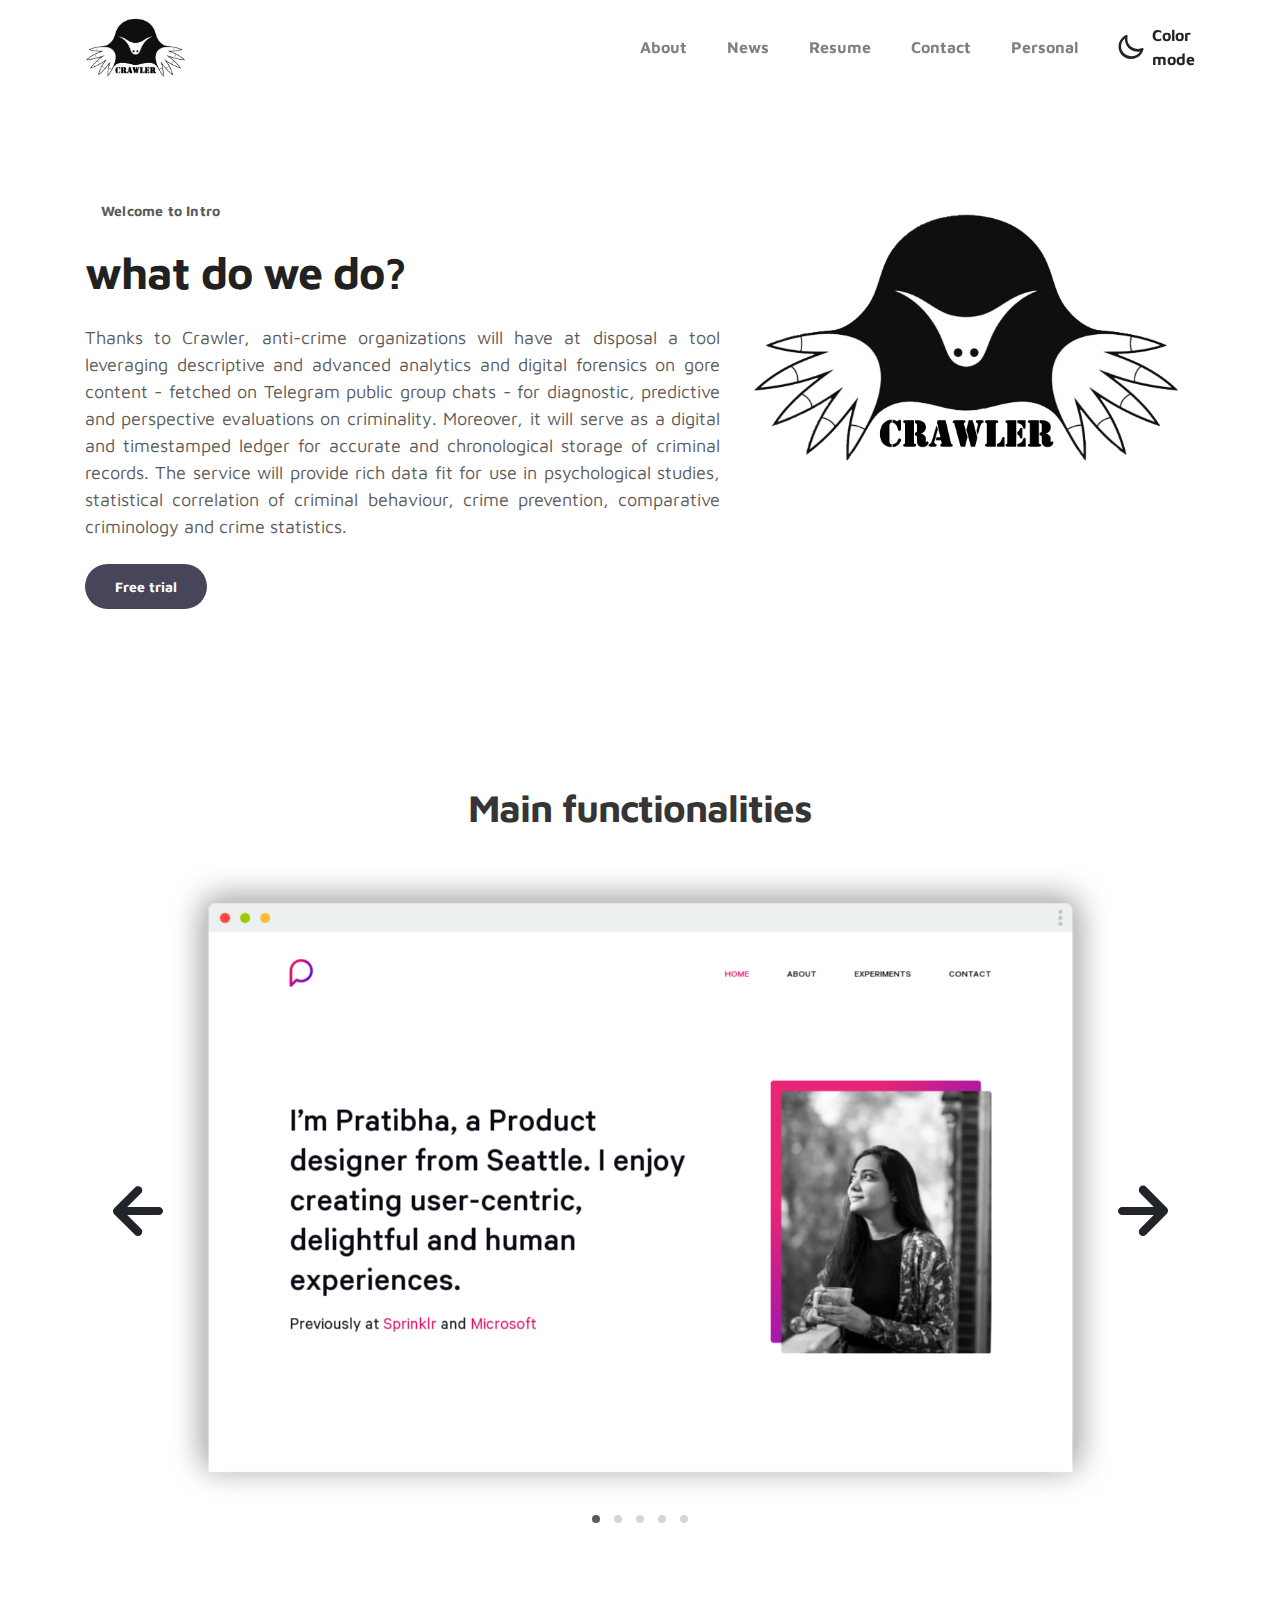
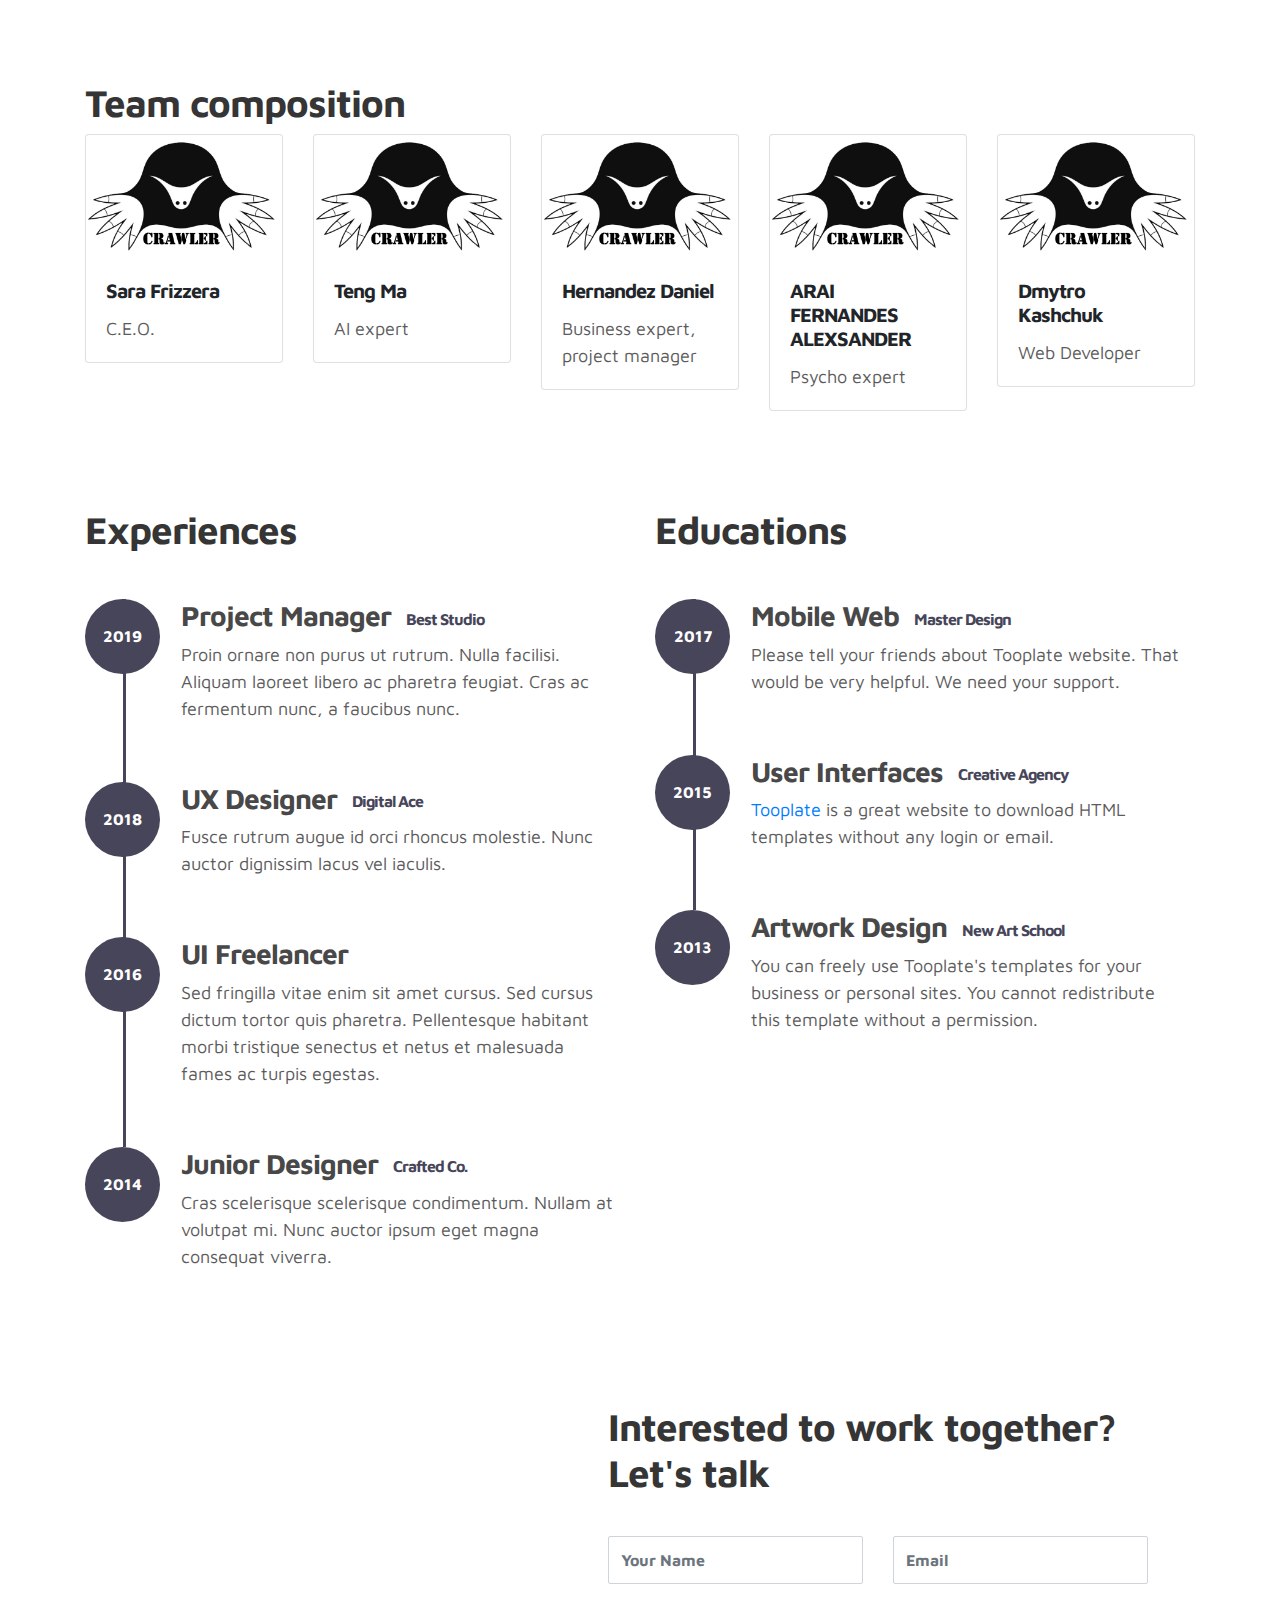
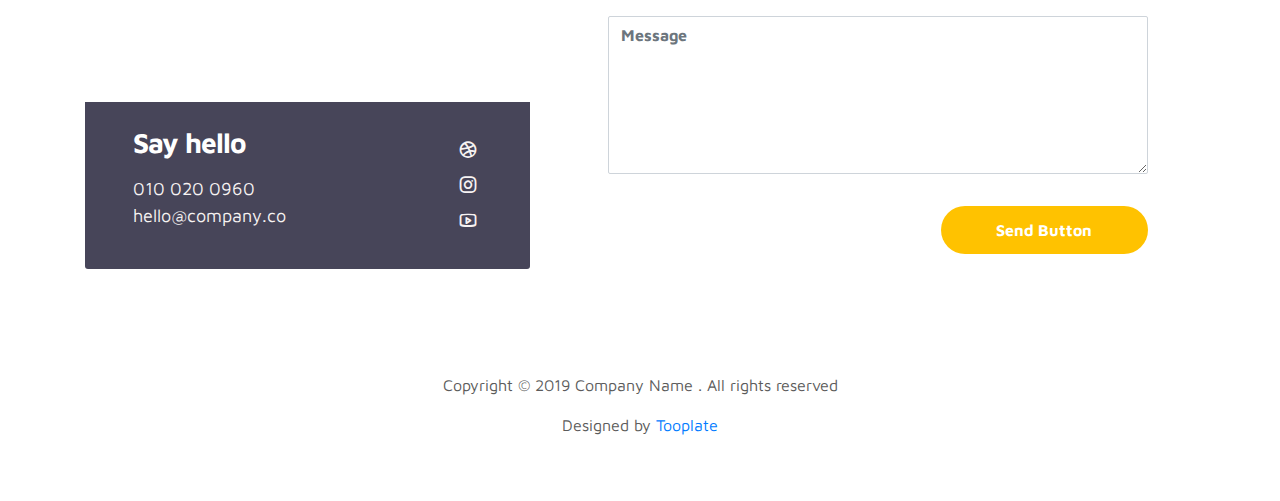
<file: index.html>
<!doctype html>
<html lang="en">
  <head>
    <meta charset="utf-8">
    <meta name="viewport" content="width=device-width, initial-scale=1, shrink-to-fit=no">
    <meta name="description" content="">
    <meta name="author" content="">

    <title>Marvel HTML Bootstrap 4 Template</title>

    <link rel="stylesheet" href="css/bootstrap.min.css">
    <link rel="stylesheet" href="css/unicons.css">
    <link rel="stylesheet" href="css/owl.carousel.min.css">
    <link rel="stylesheet" href="css/owl.theme.default.min.css">

    <!-- MAIN STYLE -->
    <link rel="stylesheet" href="css/tooplate-style.css">
    

  </head>
  <body>

    <!-- MENU -->
    <nav class="navbar navbar-expand-sm navbar-light">
        <div class="container">
            <a class="navbar-brand" href="index.html"><i class='uil'> <img src="Icons/Crawler_logo.png" alt="Crawler_logo" style="height:20%; width:20%;"></i> </a>

            <button class="navbar-toggler" type="button" data-toggle="collapse" data-target="#navbarNav" aria-controls="navbarNav" aria-expanded="false"
                aria-label="Toggle navigation">
                <span class="navbar-toggler-icon"></span>
                <span class="navbar-toggler-icon"></span>
                <span class="navbar-toggler-icon"></span>
            </button>

            <div class="collapse navbar-collapse" id="navbarNav">
                <ul class="navbar-nav mx-auto">
                    <li class="nav-item">
                        <a href="#about" class="nav-link"><span data-hover="About">About</span></a>
                    </li>
                    <li class="nav-item">
                        <a href="#project" class="nav-link"><span data-hover="Projects">News</span></a>
                    </li>
                    <li class="nav-item">
                        <a href="#resume" class="nav-link"><span data-hover="Resume">Resume</span></a>
                    </li>
                    <li class="nav-item">
                        <a href="#contact" class="nav-link"><span data-hover="Contact">Contact</span></a>
                    </li>
                    <li class="nav-item">
                      <a href="login.html" class="nav-link"><span data-hover="Personal">Personal</span></a>
                  </li>
                </ul>

                <ul class="navbar-nav ml-lg-auto">
                    <div class="ml-lg-4">
                      <div class="color-mode d-lg-flex justify-content-center align-items-center">
                        <i class="color-mode-icon"></i>
                        Color mode
                      </div>
                    </div>
                </ul>
            </div>
        </div>
    </nav>

    <!-- ABOUT -->
    <section class="about full-screen d-lg-flex justify-content-center align-items-center" id="about">
        <div class="container">
            <div class="row">
                
                <div class="col-lg-7 col-md-12 col-12 d-flex align-items-center">
                    <div class="about-text">
                        <small class="small-text">Welcome to <span class="mobile-block">Intro</span></small>
                        <h1 class="animated animated-text">
                            <span class="mr-2">what do we do?</span>
                                <div class="animated-info">
                                    <span class="animated-item">Proccess</span>
                                    <span class="animated-item">Analize</span>
                                    <span class="animated-item">Report</span>
                                </div>
                        </h1>

                        <p align="justify">Thanks to Crawler, anti-crime organizations will have at disposal a tool leveraging descriptive and advanced 
                          analytics and digital forensics on gore content - fetched on Telegram public group chats - for diagnostic, 
                          predictive and perspective evaluations on criminality. Moreover, it will serve as a digital and timestamped 
                          ledger for accurate and chronological storage of criminal records. The service will provide rich data fit for 
                          use in psychological studies, statistical correlation of criminal behaviour, crime prevention, comparative 
                          criminology and crime statistics.</p>
                        
                        <div class="custom-btn-group mt-4">
                          <a href="#contact" class="btn custom-btn custom-btn-bg custom-btn-link">Free trial</a>
                        </div>
                    </div>
                </div>

                <div class="col-lg-5 col-md-12 col-12">
                    <div class="about-image svg">
                        <img src="Icons/Crawler_logo.png" class="img-fluid" alt="svg image">
                    </div>
                </div>

            </div>
        </div>
    </section>

    <!-- PROJECTS -->
    <section class="project py-5" id="project">
        <div class="container">
                
                <div class="row">
                  <div class="col-lg-11 text-center mx-auto col-12">

                      <div class="col-lg-8 mx-auto">
                        <h2>Main functionalities</h2>
                      </div>

                      <div class="owl-carousel owl-theme">
                        <div class="item">
                          <div class="project-info">
                            <img src="images/project/project-image01.png" class="img-fluid" alt="project image">
                          </div>
                        </div>

                        <div class="item">
                          <div class="project-info">
                            <img src="images/project/project-image02.png" class="img-fluid" alt="project image">
                          </div>
                        </div>

                        <div class="item">
                          <div class="project-info">
                            <img src="images/project/project-image03.png" class="img-fluid" alt="project image">
                          </div>
                        </div>

                        <div class="item">
                          <div class="project-info">
                            <img src="images/project/project-image04.png" class="img-fluid" alt="project image">
                          </div>
                        </div>

                        <div class="item">
                          <div class="project-info">
                            <img src="images/project/project-image05.png" class="img-fluid" alt="project image">
                          </div>
                        </div>
                      </div>

                  </div>
                </div>
        </div>
    </section>


    <!--Team composition-->
    <section class="resume py-5 d-lg-flex justify-content-center align-items-center" id="resume">
      <div class="container">
        <h2>Team composition</h2>

        <div class="row row-cols-1 row-cols-md-3 g-4">
          
          <div class="col">
            <div class="card">
              <img src="Icons/Crawler_logo.png" class="card-img-top" alt="...">
              <div class="card-body">
                <h5 class="card-title">Sara Frizzera</h5>
                <p class="card-text"> C.E.O.</p>
              </div>
            </div>
          </div>
          <div class="col">
            <div class="card">
              <img src="Icons/Crawler_logo.png" class="card-img-top" alt="...">
              <div class="card-body">
                <h5 class="card-title">Teng Ma</h5>
                <p class="card-text">AI expert</p>
              </div>
            </div>
          </div>
          <div class="col">
            <div class="card">
              <img src="Icons/Crawler_logo.png" class="card-img-top" alt="...">
              <div class="card-body">
                <h5 class="card-title">Hernandez Daniel</h5>
                <p class="card-text">Business expert, project manager</p>
              </div>
            </div>
          </div>
          <div class="col">
            <div class="card">
              <img src="Icons/Crawler_logo.png" class="card-img-top" alt="...">
              <div class="card-body">
                <h5 class="card-title">ARAI FERNANDES ALEXSANDER</h5>
                <p class="card-text">Psycho expert</p>
              </div>
            </div>
          </div>
          <div class="col">
            <div class="card">
              <img src="Icons/Crawler_logo.png" class="card-img-top" alt="...">
              <div class="card-body">
                <h5 class="card-title">Dmytro Kashchuk</h5>
                <p class="card-text">Web Developer</p>
              </div>
            </div>
          </div>
        </div>
      </div>
    </section>
    

    <!-- FEATURES -->
    <section class="resume py-5 d-lg-flex justify-content-center align-items-center" id="resume">
        <div class="container">


          

            <div class="row">

                <div class="col-lg-6 col-12">
                  <h2 class="mb-4">Experiences</h2>

                    <div class="timeline">
                        <div class="timeline-wrapper">
                             <div class="timeline-yr">
                                  <span>2019</span>
                             </div>
                             <div class="timeline-info">
                                  <h3><span>Project Manager</span><small>Best Studio</small></h3>
                                  <p>Proin ornare non purus ut rutrum. Nulla facilisi. Aliquam laoreet libero ac pharetra feugiat. Cras ac fermentum nunc, a faucibus nunc.</p>
                             </div>
                        </div>

                        <div class="timeline-wrapper">
                            <div class="timeline-yr">
                                <span>2018</span>
                            </div>
                            <div class="timeline-info">
                                <h3><span>UX Designer</span><small>Digital Ace</small></h3>
                                <p>Fusce rutrum augue id orci rhoncus molestie. Nunc auctor dignissim lacus vel iaculis.</p>
                            </div>
                        </div>

                        <div class="timeline-wrapper">
                            <div class="timeline-yr">
                                <span>2016</span>
                            </div>
                            <div class="timeline-info">
                                <h3><span>UI Freelancer</h3>
                                <p>Sed fringilla vitae enim sit amet cursus. Sed cursus dictum tortor quis pharetra. Pellentesque habitant morbi tristique senectus et netus et malesuada fames ac turpis egestas.</p>
                            </div>
                        </div>
                        
                        <div class="timeline-wrapper">
                            <div class="timeline-yr">
                                <span>2014</span>
                            </div>
                            <div class="timeline-info">
                                <h3><span>Junior Designer<small>Crafted Co.</small></h3>
                                <p>Cras scelerisque scelerisque condimentum. Nullam at volutpat mi. Nunc auctor ipsum eget magna consequat viverra.</p>
                            </div>
                        </div>

                    </div>
                </div>

                <div class="col-lg-6 col-12">
                  <h2 class="mb-4 mobile-mt-2">Educations</h2>

                    <div class="timeline">
                        <div class="timeline-wrapper">
                             <div class="timeline-yr">
                                  <span>2017</span>
                             </div>
                             <div class="timeline-info">
                                  <h3><span>Mobile Web</span><small>Master Design</small></h3>
                                  <p>Please tell your friends about Tooplate website. That would be very helpful. We need your support.</p>
                             </div>
                        </div>

                        <div class="timeline-wrapper">
                            <div class="timeline-yr">
                                <span>2015</span>
                            </div>
                            <div class="timeline-info">
                                <h3><span>User Interfaces</span><small>Creative Agency</small></h3>
                                <p><a rel="nofollow" href="https://www.facebook.com/tooplate">Tooplate</a> is a great website to download HTML templates without any login or email.</p>
                            </div>
                        </div>
                        
                        <div class="timeline-wrapper">
                            <div class="timeline-yr">
                                <span>2013</span>
                            </div>
                            <div class="timeline-info">
                                <h3><span>Artwork Design</span><small>New Art School</small></h3>
                                <p>You can freely use Tooplate's templates for your business or personal sites. You cannot redistribute this template without a permission.</p>
                            </div>
                        </div>

                    </div>
                </div>
                
            </div>
        </div>
    </section>

    <!-- CONTACT -->
    <section class="contact py-5" id="contact">
      <div class="container">
        <div class="row">
          
          <div class="col-lg-5 mr-lg-5 col-12">
            <div class="google-map w-100">
              <iframe src="https://www.google.com/maps/embed?pb=!1m18!1m12!1m3!1d12088.558402180099!2d-73.99373482142036!3d40.75895421922642!2m3!1f0!2f0!3f0!3m2!1i1024!2i768!4f13.1!3m3!1m2!1s0x89c25855b8fb3083%3A0xa0f9aef176042a5c!2sTheater+District%2C+New+York%2C+NY%2C+USA!5e0!3m2!1sen!2smm!4v1549875377188" width="400" height="300" frameborder="0" style="border:0" allowfullscreen></iframe>
            </div>

            <div class="contact-info d-flex justify-content-between align-items-center py-4 px-lg-5">
                <div class="contact-info-item">
                  <h3 class="mb-3 text-white">Say hello</h3>
                  <p class="footer-text mb-0">010 020 0960</p>
                  <p><a href="mailto:hello@company.co">hello@company.co</a></p>
                </div>

                <ul class="social-links">
                     <li><a href="#" class="uil uil-dribbble" data-toggle="tooltip" data-placement="left" title="Dribbble"></a></li>
                     <li><a href="#" class="uil uil-instagram" data-toggle="tooltip" data-placement="left" title="Instagram"></a></li>
                     <li><a href="#" class="uil uil-youtube" data-toggle="tooltip" data-placement="left" title="Youtube"></a></li>
                </ul>
            </div>
          </div>

          <div class="col-lg-6 col-12">
            <div class="contact-form">
              <h2 class="mb-4">Interested to work together? Let's talk</h2>

              <form action="" method="get">
                <div class="row">
                  <div class="col-lg-6 col-12">
                    <input type="text" class="form-control" name="name" placeholder="Your Name" id="name">
                  </div>

                  <div class="col-lg-6 col-12">
                    <input type="email" class="form-control" name="email" placeholder="Email" id="email">
                  </div>

                  <div class="col-12">
                    <textarea name="message" rows="6" class="form-control" id="message" placeholder="Message"></textarea>
                  </div>

                  <div class="ml-lg-auto col-lg-5 col-12">
                    <input type="submit" class="form-control submit-btn" value="Send Button">
                  </div>
                </div>
              </form>
            </div>
          </div>

        </div>
      </div>
    </section>

    <!-- FOOTER -->
     <footer class="footer py-5">
          <div class="container">
               <div class="row">

                    <div class="col-lg-12 col-12">                                
                        <p class="copyright-text text-center">Copyright &copy; 2019 Company Name . All rights reserved</p>
                        <p class="copyright-text text-center">Designed by <a rel="nofollow" href="https://www.facebook.com/tooplate">Tooplate</a></p>
                    </div>
                    
               </div>
          </div>
     </footer>

    <script src="js/jquery-3.3.1.min.js"></script>
    <script src="js/popper.min.js"></script>
    <script src="js/bootstrap.min.js"></script>
    <script src="js/Headroom.js"></script>
    <script src="js/jQuery.headroom.js"></script>
    <script src="js/owl.carousel.min.js"></script>
    <script src="js/smoothscroll.js"></script>
    <script src="js/custom.js"></script>

  </body>
</html>
</file>
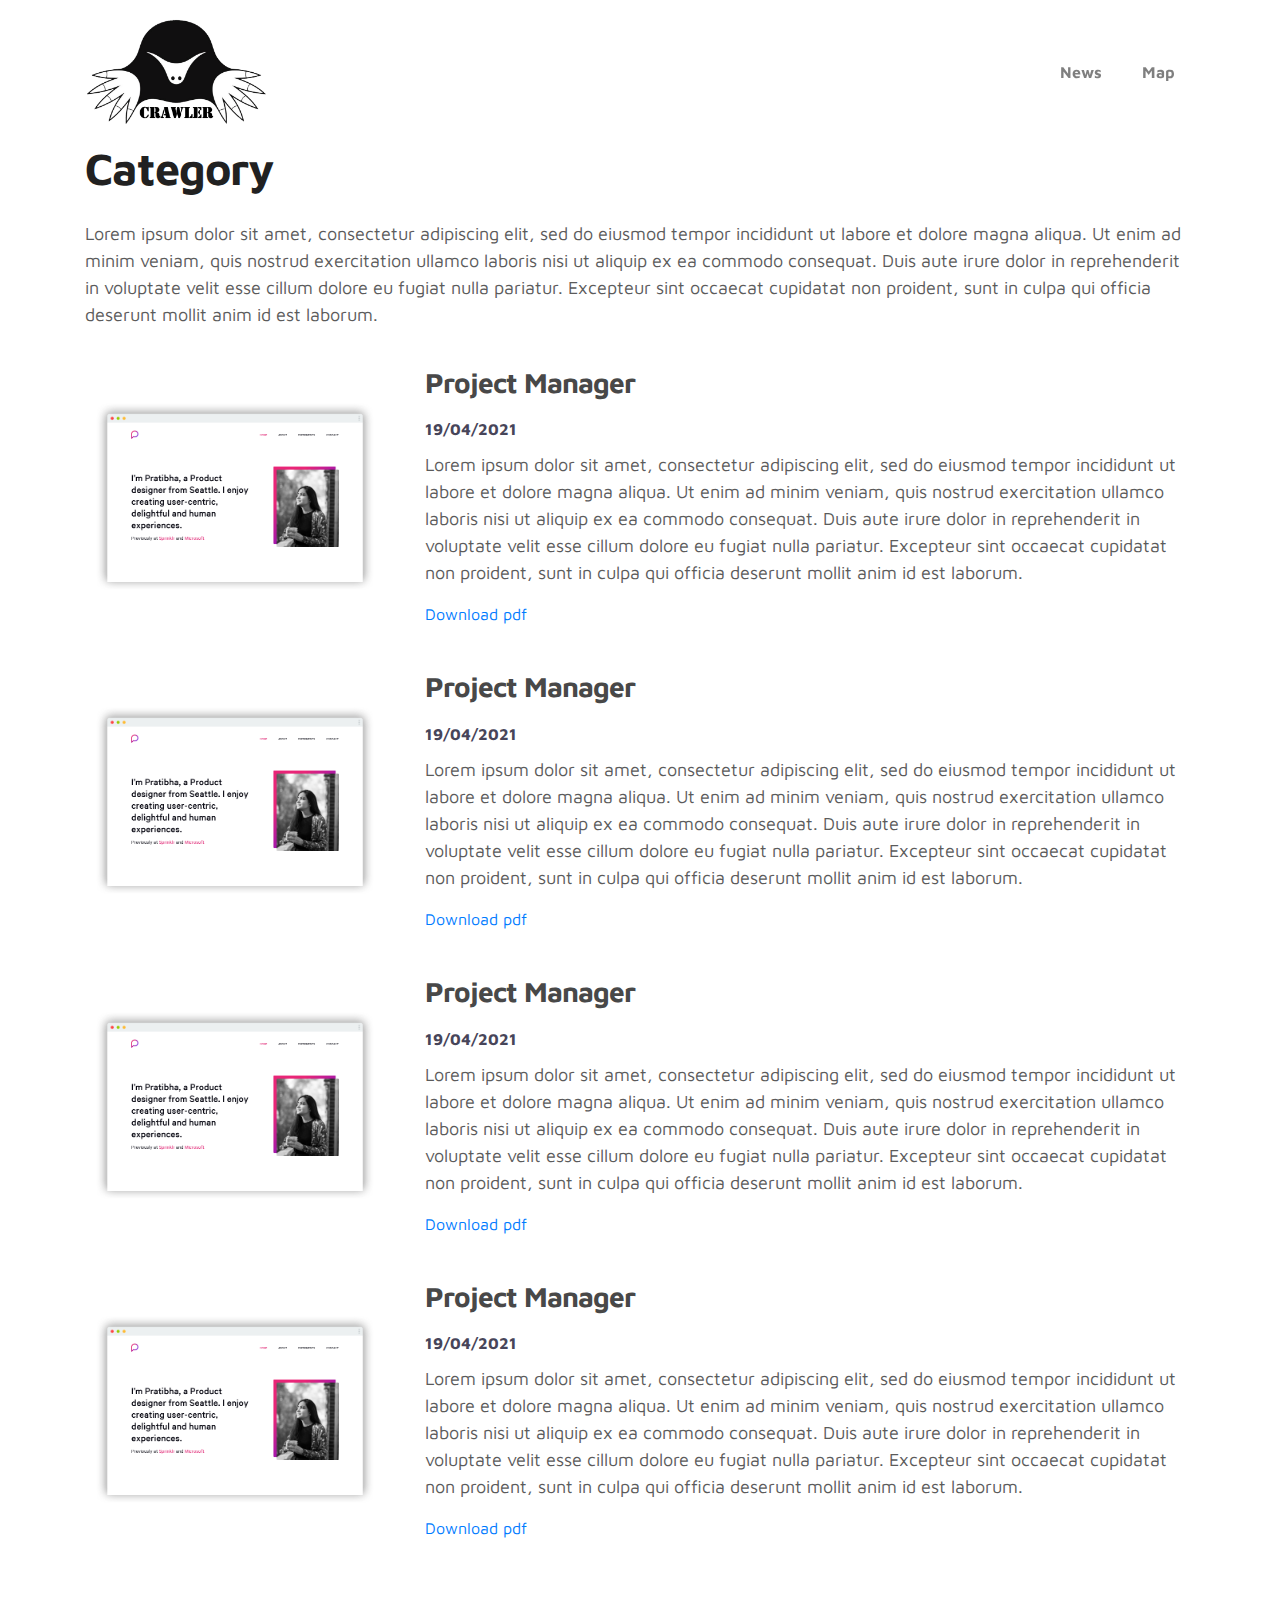
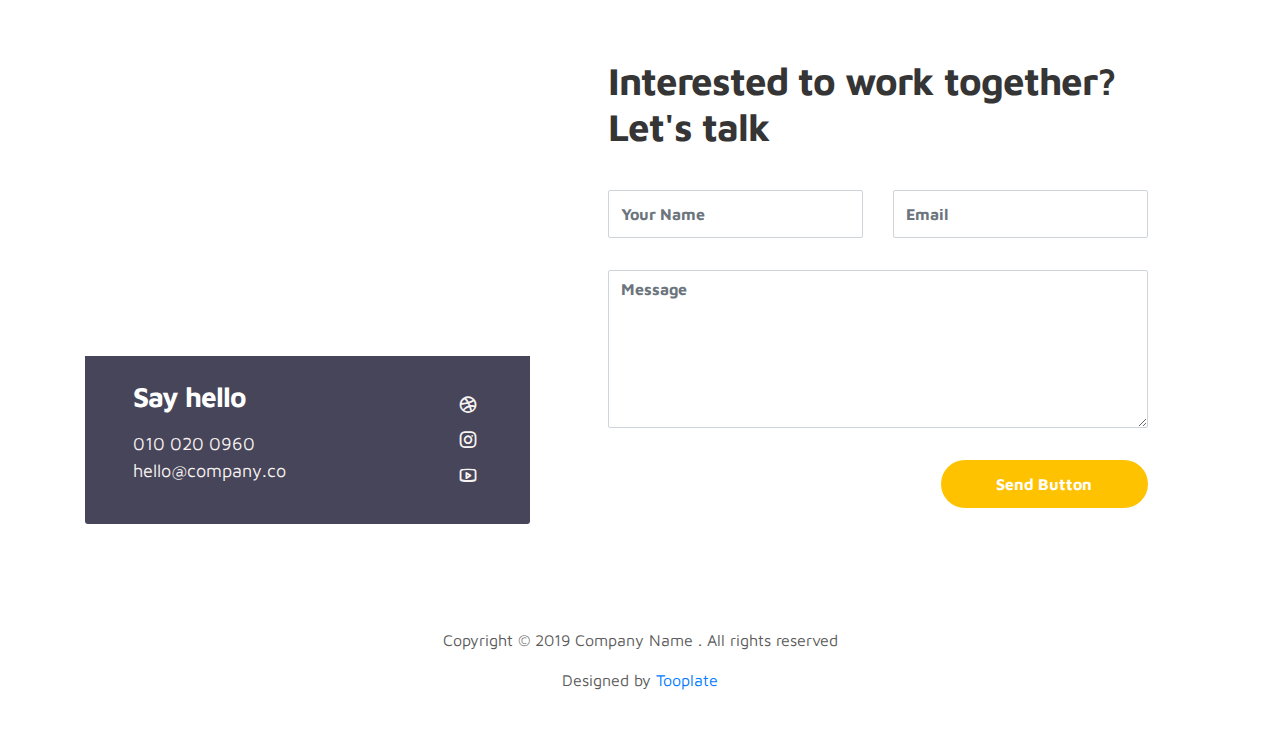
<file: category.html>
<!doctype html>
<html lang="en">
  <head>
    <meta charset="utf-8">
    <meta name="viewport" content="width=device-width, initial-scale=1, shrink-to-fit=no">
    <meta name="description" content="">
    <meta name="author" content="">

    <title>Marvel HTML Bootstrap 4 Template</title>

    <link rel="stylesheet" href="css/bootstrap.min.css">
    <link rel="stylesheet" href="css/unicons.css">
    <link rel="stylesheet" href="css/owl.carousel.min.css">
    <link rel="stylesheet" href="css/owl.theme.default.min.css">

    <!-- MAIN STYLE -->
    <link rel="stylesheet" href="css/tooplate-style.css">
    

  </head>
  <body>

    <!-- MENU -->
    <nav class="navbar navbar-expand-sm navbar-light">
        <div class="container">
            <a class="navbar-brand" href="index.html"><i class='uil'> <img src="Icons/Crawler_logo.png" alt="Crawler_logo" style="height:20%; width:20%;"></i> </a>

            <button class="navbar-toggler" type="button" data-toggle="collapse" data-target="#navbarNav" aria-controls="navbarNav" aria-expanded="false"
                aria-label="Toggle navigation">
                <span class="navbar-toggler-icon"></span>
                <span class="navbar-toggler-icon"></span>
                <span class="navbar-toggler-icon"></span>
            </button>

            <div class="collapse navbar-collapse" id="navbarNav">
                <ul class="navbar-nav mx-auto">
                    <li class="nav-item">
                        <a href="category.html" class="nav-link"><span data-hover="About">News</span></a>
                    </li>
                    <li class="nav-item">
                        <a href="map.html" class="nav-link"><span data-hover="Projects">Map</span></a>
                    </li>
                  </li>
                </ul>
            </div>
        </div>
    </nav>


    

    <!-- FEATURES -->
    <section class="resume py-5 d-lg-flex justify-content-center align-items-center" id="resume">
        <div class="container">

            <div class="row">

                <div class="col-lg-12 col-12">
                  <h1 class="mb-4">Category</h1>

                  <p>Lorem ipsum dolor sit amet, consectetur adipiscing elit, sed do eiusmod tempor incididunt ut labore et dolore magna aliqua. Ut enim ad minim veniam, quis nostrud exercitation ullamco laboris nisi ut aliquip ex ea commodo consequat. Duis aute irure dolor in reprehenderit in voluptate velit esse cillum dolore eu fugiat nulla pariatur. Excepteur sint occaecat cupidatat non proident, sunt in culpa qui officia deserunt mollit anim id est laborum.</p>

                    <div class="timeline">
                        
                        <div class="timeline-wrapper timeline--news">
                            <img src="images/project/project-image01.png" alt="">
                             <div class="timeline-info">
                                  <h3><span>Project Manager</span></h3>
                                  <small>19/04/2021</small>
                                  <p>Lorem ipsum dolor sit amet, consectetur adipiscing elit, sed do eiusmod tempor incididunt ut labore et dolore magna aliqua. Ut enim ad minim veniam, quis nostrud exercitation ullamco laboris nisi ut aliquip ex ea commodo consequat. Duis aute irure dolor in reprehenderit in voluptate velit esse cillum dolore eu fugiat nulla pariatur. Excepteur sint occaecat cupidatat non proident, sunt in culpa qui officia deserunt mollit anim id est laborum.</p>
                                  <a href="#">Download pdf</a>
                            </div>
                        </div>                        

                        <div class="timeline-wrapper timeline--news">
                            <img src="images/project/project-image01.png" alt="">
                             <div class="timeline-info">
                                  <h3><span>Project Manager</span></h3>
                                  <small>19/04/2021</small>
                                  <p>Lorem ipsum dolor sit amet, consectetur adipiscing elit, sed do eiusmod tempor incididunt ut labore et dolore magna aliqua. Ut enim ad minim veniam, quis nostrud exercitation ullamco laboris nisi ut aliquip ex ea commodo consequat. Duis aute irure dolor in reprehenderit in voluptate velit esse cillum dolore eu fugiat nulla pariatur. Excepteur sint occaecat cupidatat non proident, sunt in culpa qui officia deserunt mollit anim id est laborum.</p>
                                  <a href="#">Download pdf</a>
                            </div>
                        </div>

                        <div class="timeline-wrapper timeline--news">
                            <img src="images/project/project-image01.png" alt="">
                             <div class="timeline-info">
                                  <h3><span>Project Manager</span></h3>
                                  <small>19/04/2021</small>
                                  <p>Lorem ipsum dolor sit amet, consectetur adipiscing elit, sed do eiusmod tempor incididunt ut labore et dolore magna aliqua. Ut enim ad minim veniam, quis nostrud exercitation ullamco laboris nisi ut aliquip ex ea commodo consequat. Duis aute irure dolor in reprehenderit in voluptate velit esse cillum dolore eu fugiat nulla pariatur. Excepteur sint occaecat cupidatat non proident, sunt in culpa qui officia deserunt mollit anim id est laborum.</p>
                                  <a href="#">Download pdf</a>
                            </div>
                        </div>                        
                        
                        <div class="timeline-wrapper timeline--news">
                            <img src="images/project/project-image01.png" alt="">
                             <div class="timeline-info">
                                  <h3><span>Project Manager</span></h3>
                                  <small>19/04/2021</small>
                                  <p>Lorem ipsum dolor sit amet, consectetur adipiscing elit, sed do eiusmod tempor incididunt ut labore et dolore magna aliqua. Ut enim ad minim veniam, quis nostrud exercitation ullamco laboris nisi ut aliquip ex ea commodo consequat. Duis aute irure dolor in reprehenderit in voluptate velit esse cillum dolore eu fugiat nulla pariatur. Excepteur sint occaecat cupidatat non proident, sunt in culpa qui officia deserunt mollit anim id est laborum.</p>
                                  <a href="#">Download pdf</a>
                            </div>
                        </div>

                        
 

                    </div>
                </div>

                
            </div>
        </div>
    </section>

    <!-- CONTACT -->
    <section class="contact py-5" id="contact">
      <div class="container">
        <div class="row">
          
          <div class="col-lg-5 mr-lg-5 col-12">
            <div class="google-map w-100">
              <iframe src="https://www.google.com/maps/embed?pb=!1m18!1m12!1m3!1d12088.558402180099!2d-73.99373482142036!3d40.75895421922642!2m3!1f0!2f0!3f0!3m2!1i1024!2i768!4f13.1!3m3!1m2!1s0x89c25855b8fb3083%3A0xa0f9aef176042a5c!2sTheater+District%2C+New+York%2C+NY%2C+USA!5e0!3m2!1sen!2smm!4v1549875377188" width="400" height="300" frameborder="0" style="border:0" allowfullscreen></iframe>
            </div>

            <div class="contact-info d-flex justify-content-between align-items-center py-4 px-lg-5">
                <div class="contact-info-item">
                  <h3 class="mb-3 text-white">Say hello</h3>
                  <p class="footer-text mb-0">010 020 0960</p>
                  <p><a href="mailto:hello@company.co">hello@company.co</a></p>
                </div>

                <ul class="social-links">
                     <li><a href="#" class="uil uil-dribbble" data-toggle="tooltip" data-placement="left" title="Dribbble"></a></li>
                     <li><a href="#" class="uil uil-instagram" data-toggle="tooltip" data-placement="left" title="Instagram"></a></li>
                     <li><a href="#" class="uil uil-youtube" data-toggle="tooltip" data-placement="left" title="Youtube"></a></li>
                </ul>
            </div>
          </div>

          <div class="col-lg-6 col-12">
            <div class="contact-form">
              <h2 class="mb-4">Interested to work together? Let's talk</h2>

              <form action="" method="get">
                <div class="row">
                  <div class="col-lg-6 col-12">
                    <input type="text" class="form-control" name="name" placeholder="Your Name" id="name">
                  </div>

                  <div class="col-lg-6 col-12">
                    <input type="email" class="form-control" name="email" placeholder="Email" id="email">
                  </div>

                  <div class="col-12">
                    <textarea name="message" rows="6" class="form-control" id="message" placeholder="Message"></textarea>
                  </div>

                  <div class="ml-lg-auto col-lg-5 col-12">
                    <input type="submit" class="form-control submit-btn" value="Send Button">
                  </div>
                </div>
              </form>
            </div>
          </div>

        </div>
      </div>
    </section>

    <!-- FOOTER -->
     <footer class="footer py-5">
          <div class="container">
               <div class="row">

                    <div class="col-lg-12 col-12">                                
                        <p class="copyright-text text-center">Copyright &copy; 2019 Company Name . All rights reserved</p>
                        <p class="copyright-text text-center">Designed by <a rel="nofollow" href="https://www.facebook.com/tooplate">Tooplate</a></p>
                    </div>
                    
               </div>
          </div>
     </footer>

    <script src="js/jquery-3.3.1.min.js"></script>
    <script src="js/popper.min.js"></script>
    <script src="js/bootstrap.min.js"></script>
    <script src="js/Headroom.js"></script>
    <script src="js/jQuery.headroom.js"></script>
    <script src="js/owl.carousel.min.js"></script>
    <script src="js/smoothscroll.js"></script>
    <script src="js/custom.js"></script>

  </body>
</html>
</file>
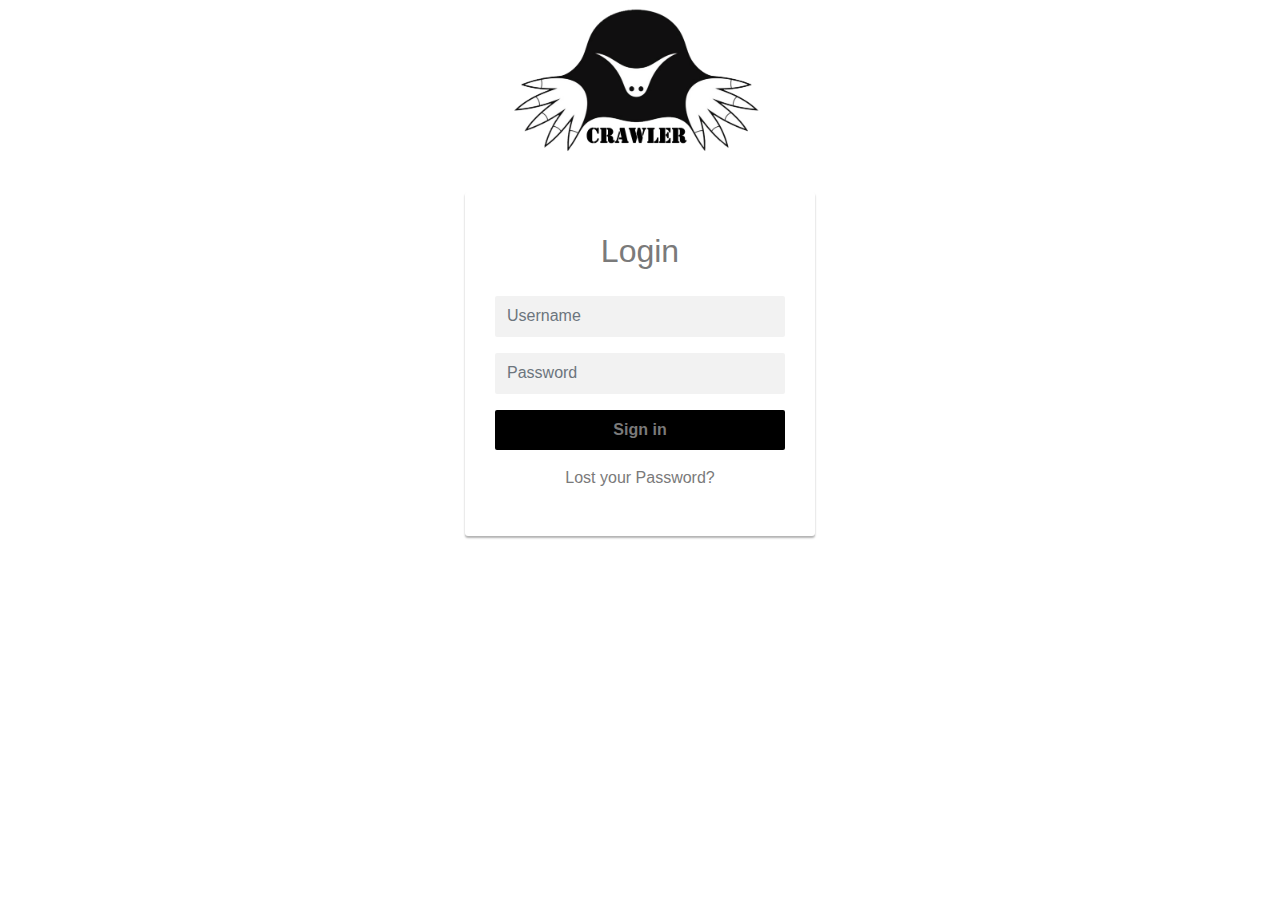
<file: login.html>
<!DOCTYPE html>
<html lang="en">
<head>
<meta charset="utf-8">
<meta name="viewport" content="width=device-width, initial-scale=1, shrink-to-fit=no">
<title>Bootstrap Simple Login Form with Blue Background</title>
<link rel="stylesheet" href="https://stackpath.bootstrapcdn.com/bootstrap/4.5.0/css/bootstrap.min.css">
<link rel="stylesheet" href="https://maxcdn.bootstrapcdn.com/font-awesome/4.7.0/css/font-awesome.min.css">
<script src="https://code.jquery.com/jquery-3.5.1.min.js"></script>
<script src="https://cdn.jsdelivr.net/npm/popper.js@1.16.0/dist/umd/popper.min.js"></script>
<script src="https://stackpath.bootstrapcdn.com/bootstrap/4.5.0/js/bootstrap.min.js"></script>
<style>
body {
	color: #fff;

}
.form-control {
	min-height: 41px;
	background: #f2f2f2;
	box-shadow: none !important;
	border: transparent;
}
.form-control:focus {
	background: #e2e2e2;
}
.form-control, .btn {        
	border-radius: 2px;
}
.login-form {
	width: 350px;
	margin: 30px auto;
	text-align: center;
}
.login-form h2 {
	margin: 10px 0 25px;
}
.login-form form {
	color: #7a7a7a;
	border-radius: 3px;
	margin-bottom: 15px;
	background: #fff;
	box-shadow: 0px 2px 2px rgba(0, 0, 0, 0.3);
	padding: 30px;
}
.login-form .btn {        
	font-size: 16px;
	font-weight: bold;
	background:black;
	border: none;
	outline: none !important;
}
.login-form .btn:hover, .login-form .btn:focus {
	background:grey;
}
.login-form a {
	color: #fff;
	text-decoration: underline;
}
.login-form a:hover {
	text-decoration: none;
}
.login-form form a {
	color: #7a7a7a;
	text-decoration: none;
}
.login-form form a:hover {
	text-decoration: underline;
}
</style>
</head>
<body>
    <img src="Icons/Crawler_logo.png" class="rounded mx-auto d-block" alt="Crawler" style="width:20%;height:20% ;">
<div class="login-form">
    <form action="/examples/actions/confirmation.php" method="post">
        <h2 class="text-center">Login</h2>   
        <div class="form-group has-error">
        	<input type="text" class="form-control" name="username" placeholder="Username" required="required">
        </div>
		<div class="form-group">
            <input type="password" class="form-control" name="password" placeholder="Password" required="required">
        </div>        
        <div class="form-group">
            <button type="submit" class="btn btn-primary btn-lg btn-block"><a href="category.html">Sign in</a></button>
        </div>
        <p><a href="#">Lost your Password?</a></p>
    </form>
    <p class="text-center small">Don't have an account? <a href="#">Sign up here!</a></p>
</div>
</body>
</html>
</file>
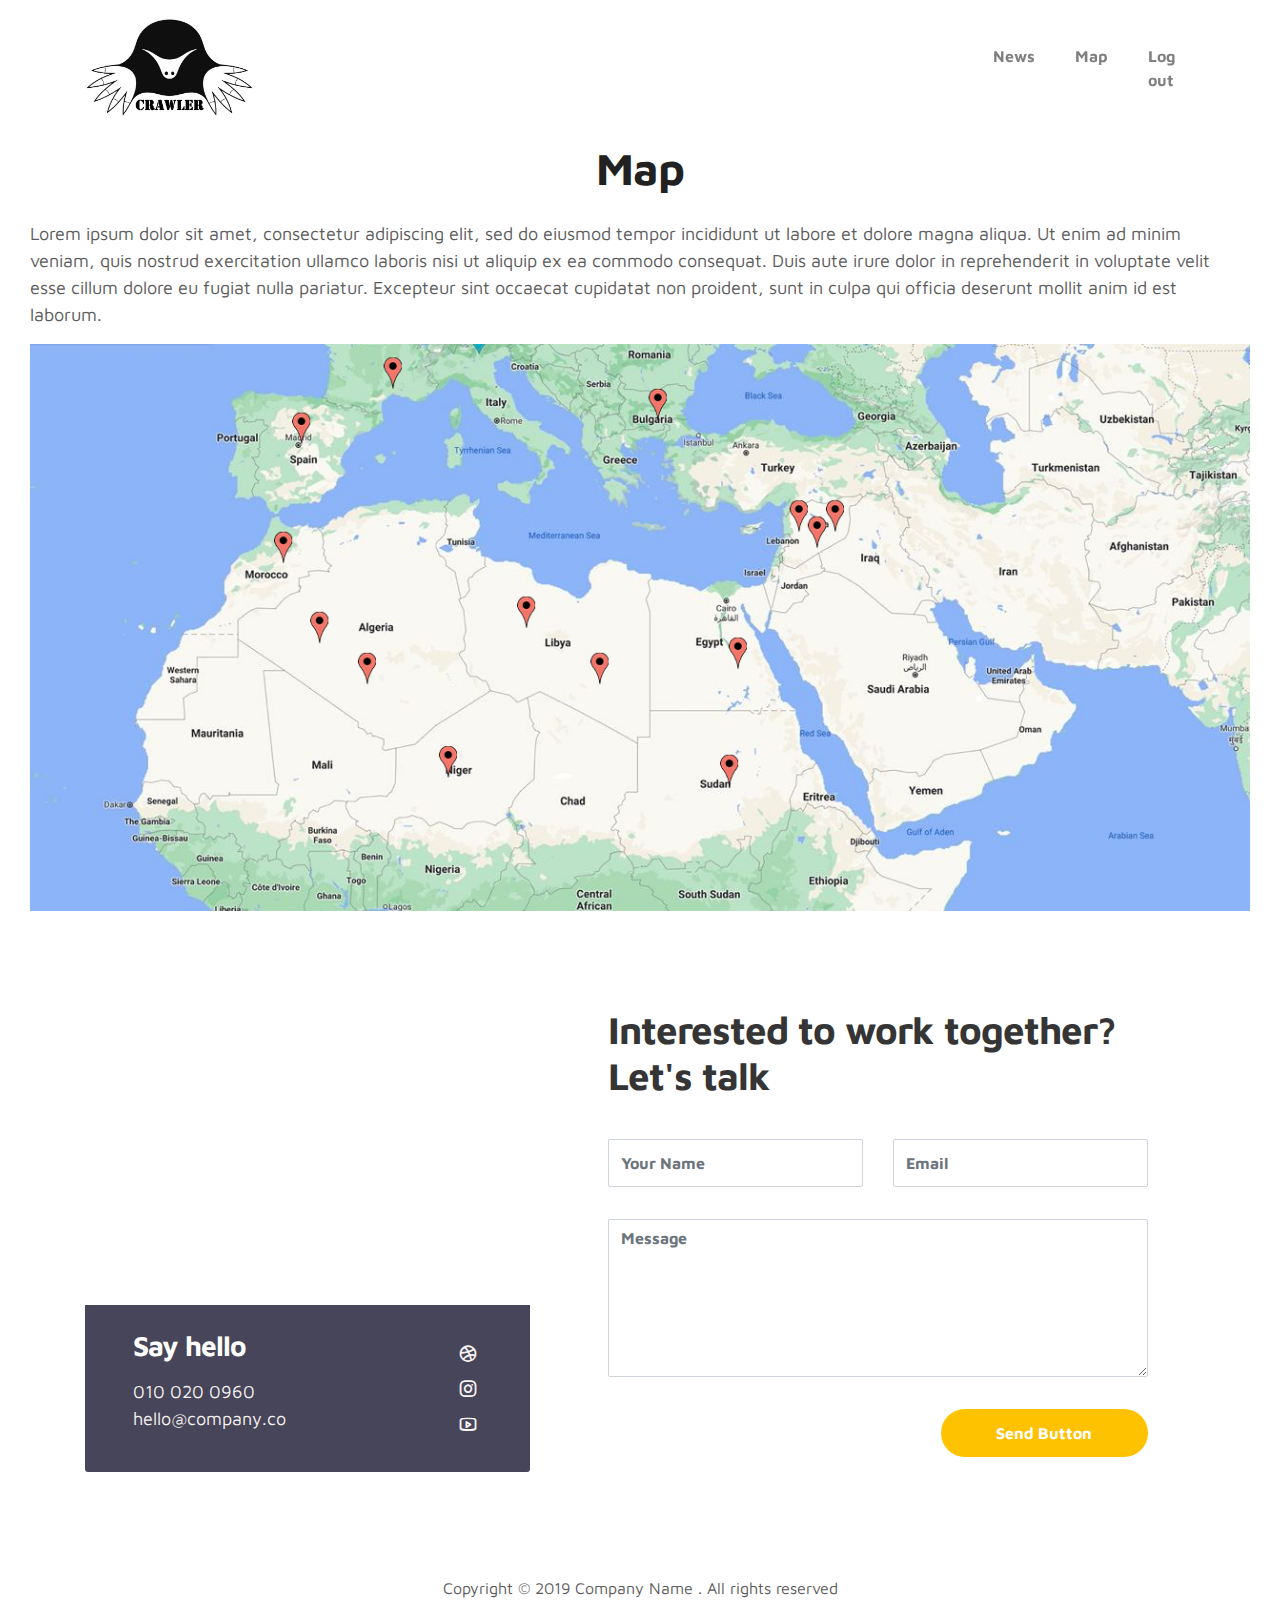
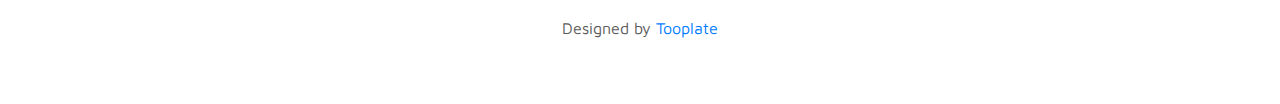
<file: map.html>
<!doctype html>
<html lang="en">
  <head>
    <meta charset="utf-8">
    <meta name="viewport" content="width=device-width, initial-scale=1, shrink-to-fit=no">
    <meta name="description" content="">
    <meta name="author" content="">

    <title>Marvel HTML Bootstrap 4 Template</title>

    <link rel="stylesheet" href="css/bootstrap.min.css">
    <link rel="stylesheet" href="css/unicons.css">
    <link rel="stylesheet" href="css/owl.carousel.min.css">
    <link rel="stylesheet" href="css/owl.theme.default.min.css">

    <!-- MAIN STYLE -->
    <link rel="stylesheet" href="css/tooplate-style.css">
    

  </head>
  <body>

    <!-- MENU -->
    <nav class="navbar navbar-expand-sm navbar-light">
        <div class="container">
            <a class="navbar-brand" href="index.html"><i class='uil'> <img src="Icons/Crawler_logo.png" alt="Crawler_logo" style="height:20%; width:20%;"></i> </a>

            <button class="navbar-toggler" type="button" data-toggle="collapse" data-target="#navbarNav" aria-controls="navbarNav" aria-expanded="false"
                aria-label="Toggle navigation">
                <span class="navbar-toggler-icon"></span>
                <span class="navbar-toggler-icon"></span>
                <span class="navbar-toggler-icon"></span>
            </button>

            <div class="collapse navbar-collapse" id="navbarNav">
              <ul class="navbar-nav mx-auto">
                  <li class="nav-item">
                      <a href="category.html" class="nav-link"><span data-hover="About">News</span></a>
                  </li>
                  <li class="nav-item">
                      <a href="map.html" class="nav-link"><span data-hover="Projects">Map</span></a>
                  </li>
                  <li class="nav-item">
                    <a href="index.html" class="nav-link"><span data-hover="Projects">Log out</span></a>
                </li>
              </ul>
          </div>
        </div>
    </nav>


    

    <!-- FEATURES -->
    <section class="resume py-5 d-lg-flex justify-content-center align-items-center container-fluid no-padding" id="resume">
        <div class="container-fluid no-padding">

            <div class="row">

                <div class="col-lg-12 col-12">
                  <h1 class="mb-4 text-center">Map</h1>

                  <p>Lorem ipsum dolor sit amet, consectetur adipiscing elit, sed do eiusmod tempor incididunt ut labore et dolore magna aliqua. Ut enim ad minim veniam, quis nostrud exercitation ullamco laboris nisi ut aliquip ex ea commodo consequat. Duis aute irure dolor in reprehenderit in voluptate velit esse cillum dolore eu fugiat nulla pariatur. Excepteur sint occaecat cupidatat non proident, sunt in culpa qui officia deserunt mollit anim id est laborum.</p>


                <img src="images/map.jpg" class="map" alt="">
 

                </div>
            </div>

                
            </div>
        </div>
    </section>

    <!-- CONTACT -->
    <section class="contact py-5" id="contact">
      <div class="container">
        <div class="row">
          
          <div class="col-lg-5 mr-lg-5 col-12">
            <div class="google-map w-100">
              <iframe src="https://www.google.com/maps/embed?pb=!1m18!1m12!1m3!1d12088.558402180099!2d-73.99373482142036!3d40.75895421922642!2m3!1f0!2f0!3f0!3m2!1i1024!2i768!4f13.1!3m3!1m2!1s0x89c25855b8fb3083%3A0xa0f9aef176042a5c!2sTheater+District%2C+New+York%2C+NY%2C+USA!5e0!3m2!1sen!2smm!4v1549875377188" width="400" height="300" frameborder="0" style="border:0" allowfullscreen></iframe>
            </div>

            <div class="contact-info d-flex justify-content-between align-items-center py-4 px-lg-5">
                <div class="contact-info-item">
                  <h3 class="mb-3 text-white">Say hello</h3>
                  <p class="footer-text mb-0">010 020 0960</p>
                  <p><a href="mailto:hello@company.co">hello@company.co</a></p>
                </div>

                <ul class="social-links">
                     <li><a href="#" class="uil uil-dribbble" data-toggle="tooltip" data-placement="left" title="Dribbble"></a></li>
                     <li><a href="#" class="uil uil-instagram" data-toggle="tooltip" data-placement="left" title="Instagram"></a></li>
                     <li><a href="#" class="uil uil-youtube" data-toggle="tooltip" data-placement="left" title="Youtube"></a></li>
                </ul>
            </div>
          </div>

          <div class="col-lg-6 col-12">
            <div class="contact-form">
              <h2 class="mb-4">Interested to work together? Let's talk</h2>

              <form action="" method="get">
                <div class="row">
                  <div class="col-lg-6 col-12">
                    <input type="text" class="form-control" name="name" placeholder="Your Name" id="name">
                  </div>

                  <div class="col-lg-6 col-12">
                    <input type="email" class="form-control" name="email" placeholder="Email" id="email">
                  </div>

                  <div class="col-12">
                    <textarea name="message" rows="6" class="form-control" id="message" placeholder="Message"></textarea>
                  </div>

                  <div class="ml-lg-auto col-lg-5 col-12">
                    <input type="submit" class="form-control submit-btn" value="Send Button">
                  </div>
                </div>
              </form>
            </div>
          </div>

        </div>
      </div>
    </section>

    <!-- FOOTER -->
     <footer class="footer py-5">
          <div class="container">
               <div class="row">

                    <div class="col-lg-12 col-12">                                
                        <p class="copyright-text text-center">Copyright &copy; 2019 Company Name . All rights reserved</p>
                        <p class="copyright-text text-center">Designed by <a rel="nofollow" href="https://www.facebook.com/tooplate">Tooplate</a></p>
                    </div>
                    
               </div>
          </div>
     </footer>

    <script src="js/jquery-3.3.1.min.js"></script>
    <script src="js/popper.min.js"></script>
    <script src="js/bootstrap.min.js"></script>
    <script src="js/Headroom.js"></script>
    <script src="js/jQuery.headroom.js"></script>
    <script src="js/owl.carousel.min.js"></script>
    <script src="js/smoothscroll.js"></script>
    <script src="js/custom.js"></script>

  </body>
</html>
</file>
<file: css/unicons.css>
@font-face {
  font-family: 'unicons';
  src: url('../font/unicons.eot?42479262');
  src: url('../font/unicons.eot?42479262#iefix') format('embedded-opentype'),
       url('../font/unicons.woff2?42479262') format('woff2'),
       url('../font/unicons.woff?42479262') format('woff'),
       url('../font/unicons.ttf?42479262') format('truetype'),
       url('../font/unicons.svg?42479262#unicons') format('svg');
  font-weight: normal;
  font-style: normal;
}
/* Chrome hack: SVG is rendered more smooth in Windozze. 100% magic, uncomment if you need it. */
/* Note, that will break hinting! In other OS-es font will be not as sharp as it could be */
/*
@media screen and (-webkit-min-device-pixel-ratio:0) {
  @font-face {
    font-family: 'unicons';
    src: url('../font/unicons.svg?42479262#unicons') format('svg');
  }
}
*/
 
 [class^="uil-"]:before, [class*=" uil-"]:before {
  font-family: "unicons";
  font-style: normal;
  font-weight: normal;
  speak: none;
 
  display: inline-block;
  text-decoration: inherit;
  width: 1em;
  margin-right: .2em;
  text-align: center;
  /* opacity: .8; */
 
  /* For safety - reset parent styles, that can break glyph codes*/
  font-variant: normal;
  text-transform: none;
 
  /* fix buttons height, for twitter bootstrap */
  line-height: 1em;
 
  /* Animation center compensation - margins should be symmetric */
  /* remove if not needed */
  margin-left: .2em;
 
  /* you can be more comfortable with increased icons size */
  /* font-size: 120%; */
 
  /* Font smoothing. That was taken from TWBS */
  -webkit-font-smoothing: antialiased;
  -moz-osx-font-smoothing: grayscale;
 
  /* Uncomment for 3D effect */
  /* text-shadow: 1px 1px 1px rgba(127, 127, 127, 0.3); */
}
 
.uil-abacus:before { content: '\e800'; } /* '' */
.uil-accessible-icon-alt:before { content: '\e801'; } /* '' */
.uil-adjust-alt:before { content: '\e802'; } /* '' */
.uil-adjust-circle:before { content: '\e803'; } /* '' */
.uil-adjust-half:before { content: '\e804'; } /* '' */
.uil-adjust:before { content: '\e805'; } /* '' */
.uil-airplay:before { content: '\e806'; } /* '' */
.uil-align-alt:before { content: '\e807'; } /* '' */
.uil-align-center-alt:before { content: '\e808'; } /* '' */
.uil-align-center-h:before { content: '\e809'; } /* '' */
.uil-align-center-justify:before { content: '\e80a'; } /* '' */
.uil-align-center-v:before { content: '\e80b'; } /* '' */
.uil-align-center:before { content: '\e80c'; } /* '' */
.uil-align-justify:before { content: '\e80d'; } /* '' */
.uil-align-left-justify:before { content: '\e80e'; } /* '' */
.uil-align-left:before { content: '\e80f'; } /* '' */
.uil-align-letter-right:before { content: '\e810'; } /* '' */
.uil-align-right-justify:before { content: '\e811'; } /* '' */
.uil-align-right:before { content: '\e812'; } /* '' */
.uil-align:before { content: '\e813'; } /* '' */
.uil-ambulance:before { content: '\e814'; } /* '' */
.uil-analysis:before { content: '\e815'; } /* '' */
.uil-analytics:before { content: '\e816'; } /* '' */
.uil-anchor:before { content: '\e817'; } /* '' */
.uil-android-phone-slash:before { content: '\e818'; } /* '' */
.uil-angle-double-down:before { content: '\e819'; } /* '' */
.uil-angle-double-left:before { content: '\e81a'; } /* '' */
.uil-angle-double-right:before { content: '\e81b'; } /* '' */
.uil-angle-double-up:before { content: '\e81c'; } /* '' */
.uil-angle-down:before { content: '\e81d'; } /* '' */
.uil-angle-left:before { content: '\e81e'; } /* '' */
.uil-angle-right-b:before { content: '\e81f'; } /* '' */
.uil-angle-right:before { content: '\e820'; } /* '' */
.uil-angle-up:before { content: '\e821'; } /* '' */
.uil-annoyed-alt:before { content: '\e822'; } /* '' */
.uil-annoyed:before { content: '\e823'; } /* '' */
.uil-apps:before { content: '\e824'; } /* '' */
.uil-archive-alt:before { content: '\e825'; } /* '' */
.uil-archive:before { content: '\e826'; } /* '' */
.uil-arrow-break:before { content: '\e827'; } /* '' */
.uil-arrow-circle-down:before { content: '\e828'; } /* '' */
.uil-arrow-circle-left:before { content: '\e829'; } /* '' */
.uil-arrow-circle-right:before { content: '\e82a'; } /* '' */
.uil-arrow-circle-up:before { content: '\e82b'; } /* '' */
.uil-arrow-compress-h:before { content: '\e82c'; } /* '' */
.uil-arrow-down-left:before { content: '\e82d'; } /* '' */
.uil-arrow-down-right:before { content: '\e82e'; } /* '' */
.uil-arrow-down:before { content: '\e82f'; } /* '' */
.uil-arrow-from-right:before { content: '\e830'; } /* '' */
.uil-arrow-from-top:before { content: '\e831'; } /* '' */
.uil-arrow-growth:before { content: '\e832'; } /* '' */
.uil-arrow-left:before { content: '\e833'; } /* '' */
.uil-arrow-random:before { content: '\e834'; } /* '' */
.uil-arrow-resize-diagonal:before { content: '\e835'; } /* '' */
.uil-arrow-right:before { content: '\e836'; } /* '' */
.uil-arrow-to-bottom:before { content: '\e837'; } /* '' */
.uil-arrow-to-right:before { content: '\e838'; } /* '' */
.uil-arrow-up-left:before { content: '\e839'; } /* '' */
.uil-arrow-up-right:before { content: '\e83a'; } /* '' */
.uil-arrow-up:before { content: '\e83b'; } /* '' */
.uil-arrows-h-alt:before { content: '\e83c'; } /* '' */
.uil-arrows-h:before { content: '\e83d'; } /* '' */
.uil-arrows-left-down:before { content: '\e83e'; } /* '' */
.uil-arrows-maximize:before { content: '\e83f'; } /* '' */
.uil-arrows-merge:before { content: '\e840'; } /* '' */
.uil-arrows-resize-h:before { content: '\e841'; } /* '' */
.uil-arrows-resize-v:before { content: '\e842'; } /* '' */
.uil-arrows-resize:before { content: '\e843'; } /* '' */
.uil-arrows-right-down:before { content: '\e844'; } /* '' */
.uil-arrows-shrink-h:before { content: '\e845'; } /* '' */
.uil-arrows-shrink-v:before { content: '\e846'; } /* '' */
.uil-arrows-up-right:before { content: '\e847'; } /* '' */
.uil-arrows-v-alt:before { content: '\e848'; } /* '' */
.uil-arrows-v:before { content: '\e849'; } /* '' */
.uil-at:before { content: '\e84a'; } /* '' */
.uil-atm-card:before { content: '\e84b'; } /* '' */
.uil-atom:before { content: '\e84c'; } /* '' */
.uil-auto-flash:before { content: '\e84d'; } /* '' */
.uil-award-alt:before { content: '\e84e'; } /* '' */
.uil-award:before { content: '\e84f'; } /* '' */
.uil-baby-carriage:before { content: '\e850'; } /* '' */
.uil-backpack:before { content: '\e851'; } /* '' */
.uil-backspace:before { content: '\e852'; } /* '' */
.uil-backward:before { content: '\e853'; } /* '' */
.uil-bag-alt:before { content: '\e854'; } /* '' */
.uil-bag-slash:before { content: '\e855'; } /* '' */
.uil-bag:before { content: '\e856'; } /* '' */
.uil-ball:before { content: '\e857'; } /* '' */
.uil-ban:before { content: '\e858'; } /* '' */
.uil-bars:before { content: '\e859'; } /* '' */
.uil-basketball-hoop:before { content: '\e85a'; } /* '' */
.uil-basketball:before { content: '\e85b'; } /* '' */
.uil-battery-bolt:before { content: '\e85c'; } /* '' */
.uil-battery-empty:before { content: '\e85d'; } /* '' */
.uil-bed-double:before { content: '\e85e'; } /* '' */
.uil-bed:before { content: '\e85f'; } /* '' */
.uil-bell-school:before { content: '\e860'; } /* '' */
.uil-bell-slash:before { content: '\e861'; } /* '' */
.uil-bill:before { content: '\e862'; } /* '' */
.uil-bitcoin-circle:before { content: '\e863'; } /* '' */
.uil-bitcoin:before { content: '\e864'; } /* '' */
.uil-bluetooth-b:before { content: '\e865'; } /* '' */
.uil-bolt-alt:before { content: '\e866'; } /* '' */
.uil-bolt-slash:before { content: '\e867'; } /* '' */
.uil-bolt:before { content: '\e868'; } /* '' */
.uil-book-alt:before { content: '\e869'; } /* '' */
.uil-book-medical:before { content: '\e86a'; } /* '' */
.uil-book-open:before { content: '\e86b'; } /* '' */
.uil-book-reader:before { content: '\e86c'; } /* '' */
.uil-book:before { content: '\e86d'; } /* '' */
.uil-bookmark-full:before { content: '\e86e'; } /* '' */
.uil-bookmark:before { content: '\e86f'; } /* '' */
.uil-books:before { content: '\e870'; } /* '' */
.uil-boombox:before { content: '\e871'; } /* '' */
.uil-border-alt:before { content: '\e872'; } /* '' */
.uil-border-bottom:before { content: '\e873'; } /* '' */
.uil-border-clear:before { content: '\e874'; } /* '' */
.uil-border-horizontal:before { content: '\e875'; } /* '' */
.uil-border-inner:before { content: '\e876'; } /* '' */
.uil-border-left:before { content: '\e877'; } /* '' */
.uil-border-out:before { content: '\e878'; } /* '' */
.uil-border-right:before { content: '\e879'; } /* '' */
.uil-border-top:before { content: '\e87a'; } /* '' */
.uil-border-vertical:before { content: '\e87b'; } /* '' */
.uil-box:before { content: '\e87c'; } /* '' */
.uil-briefcase-alt:before { content: '\e87d'; } /* '' */
.uil-briefcase:before { content: '\e87e'; } /* '' */
.uil-bright:before { content: '\e87f'; } /* '' */
.uil-brightness-empty:before { content: '\e880'; } /* '' */
.uil-brightness-half:before { content: '\e881'; } /* '' */
.uil-brightness-low:before { content: '\e882'; } /* '' */
.uil-brightness-minus:before { content: '\e883'; } /* '' */
.uil-brightness-plus:before { content: '\e884'; } /* '' */
.uil-brightness:before { content: '\e885'; } /* '' */
.uil-bring-bottom:before { content: '\e886'; } /* '' */
.uil-bring-front:before { content: '\e887'; } /* '' */
.uil-brush-alt:before { content: '\e888'; } /* '' */
.uil-bug:before { content: '\e889'; } /* '' */
.uil-building:before { content: '\e88a'; } /* '' */
.uil-bullseye:before { content: '\e88b'; } /* '' */
.uil-bus-alt:before { content: '\e88c'; } /* '' */
.uil-bus-school:before { content: '\e88d'; } /* '' */
.uil-bus:before { content: '\e88e'; } /* '' */
.uil-calcualtor:before { content: '\e88f'; } /* '' */
.uil-calculator-alt:before { content: '\e890'; } /* '' */
.uil-calendar-alt:before { content: '\e891'; } /* '' */
.uil-calendar-slash:before { content: '\e892'; } /* '' */
.uil-calender:before { content: '\e893'; } /* '' */
.uil-calling:before { content: '\e894'; } /* '' */
.uil-camera-plus:before { content: '\e895'; } /* '' */
.uil-camera-slash:before { content: '\e896'; } /* '' */
.uil-camera:before { content: '\e897'; } /* '' */
.uil-cancel:before { content: '\e898'; } /* '' */
.uil-capsule:before { content: '\e899'; } /* '' */
.uil-capture:before { content: '\e89a'; } /* '' */
.uil-car-sideview:before { content: '\e89b'; } /* '' */
.uil-car-slash:before { content: '\e89c'; } /* '' */
.uil-car-wash:before { content: '\e89d'; } /* '' */
.uil-car:before { content: '\e89e'; } /* '' */
.uil-card-atm:before { content: '\e89f'; } /* '' */
.uil-caret-right:before { content: '\e8a0'; } /* '' */
.uil-cart:before { content: '\e8a1'; } /* '' */
.uil-cell:before { content: '\e8a2'; } /* '' */
.uil-celsius:before { content: '\e8a3'; } /* '' */
.uil-chart-bar-alt:before { content: '\e8a4'; } /* '' */
.uil-chart-bar:before { content: '\e8a5'; } /* '' */
.uil-chart-down:before { content: '\e8a6'; } /* '' */
.uil-chart-growth-alt:before { content: '\e8a7'; } /* '' */
.uil-chart-growth:before { content: '\e8a8'; } /* '' */
.uil-chart-line:before { content: '\e8a9'; } /* '' */
.uil-chart-pie-alt:before { content: '\e8aa'; } /* '' */
.uil-chart-pie:before { content: '\e8ab'; } /* '' */
.uil-chart:before { content: '\e8ac'; } /* '' */
.uil-chat-bubble-user:before { content: '\e8ad'; } /* '' */
.uil-chat-info:before { content: '\e8ae'; } /* '' */
.uil-chat:before { content: '\e8af'; } /* '' */
.uil-check-circle:before { content: '\e8b0'; } /* '' */
.uil-check-square:before { content: '\e8b1'; } /* '' */
.uil-check:before { content: '\e8b2'; } /* '' */
.uil-circle-layer:before { content: '\e8b3'; } /* '' */
.uil-circle:before { content: '\e8b4'; } /* '' */
.uil-circuit:before { content: '\e8b5'; } /* '' */
.uil-clapper-board:before { content: '\e8b6'; } /* '' */
.uil-clipboard-alt:before { content: '\e8b7'; } /* '' */
.uil-clipboard-blank:before { content: '\e8b8'; } /* '' */
.uil-clipboard-notes:before { content: '\e8b9'; } /* '' */
.uil-clipboard:before { content: '\e8ba'; } /* '' */
.uil-clock-eight:before { content: '\e8bb'; } /* '' */
.uil-clock-five:before { content: '\e8bc'; } /* '' */
.uil-clock-nine:before { content: '\e8bd'; } /* '' */
.uil-clock-seven:before { content: '\e8be'; } /* '' */
.uil-clock-ten:before { content: '\e8bf'; } /* '' */
.uil-clock-three:before { content: '\e8c0'; } /* '' */
.uil-clock-two:before { content: '\e8c1'; } /* '' */
.uil-clock:before { content: '\e8c2'; } /* '' */
.uil-closed-captioning:before { content: '\e8c3'; } /* '' */
.uil-cloud-block:before { content: '\e8c4'; } /* '' */
.uil-cloud-bookmark:before { content: '\e8c5'; } /* '' */
.uil-cloud-check:before { content: '\e8c6'; } /* '' */
.uil-cloud-computing:before { content: '\e8c7'; } /* '' */
.uil-cloud-data-connection:before { content: '\e8c8'; } /* '' */
.uil-cloud-database-tree:before { content: '\e8c9'; } /* '' */
.uil-cloud-download:before { content: '\e8ca'; } /* '' */
.uil-cloud-drizzle:before { content: '\e8cb'; } /* '' */
.uil-cloud-exclamation:before { content: '\e8cc'; } /* '' */
.uil-cloud-hail:before { content: '\e8cd'; } /* '' */
.uil-cloud-heart:before { content: '\e8ce'; } /* '' */
.uil-cloud-info:before { content: '\e8cf'; } /* '' */
.uil-cloud-lock:before { content: '\e8d0'; } /* '' */
.uil-cloud-meatball:before { content: '\e8d1'; } /* '' */
.uil-cloud-moon-hail:before { content: '\e8d2'; } /* '' */
.uil-cloud-moon-meatball:before { content: '\e8d3'; } /* '' */
.uil-cloud-moon-rain:before { content: '\e8d4'; } /* '' */
.uil-cloud-moon-showers:before { content: '\e8d5'; } /* '' */
.uil-cloud-moon:before { content: '\e8d6'; } /* '' */
.uil-cloud-question:before { content: '\e8d7'; } /* '' */
.uil-cloud-rain-sun:before { content: '\e8d8'; } /* '' */
.uil-cloud-rain:before { content: '\e8d9'; } /* '' */
.uil-cloud-redo:before { content: '\e8da'; } /* '' */
.uil-cloud-set:before { content: '\e8db'; } /* '' */
.uil-cloud-share:before { content: '\e8dc'; } /* '' */
.uil-cloud-shield:before { content: '\e8dd'; } /* '' */
.uil-cloud-showers-alt:before { content: '\e8de'; } /* '' */
.uil-cloud-showers-heavy:before { content: '\e8df'; } /* '' */
.uil-cloud-showers:before { content: '\e8e0'; } /* '' */
.uil-cloud-slash:before { content: '\e8e1'; } /* '' */
.uil-cloud-sun-hail:before { content: '\e8e2'; } /* '' */
.uil-cloud-sun-meatball:before { content: '\e8e3'; } /* '' */
.uil-cloud-sun-rain-alt:before { content: '\e8e4'; } /* '' */
.uil-cloud-sun-rain:before { content: '\e8e5'; } /* '' */
.uil-cloud-sun-tear:before { content: '\e8e6'; } /* '' */
.uil-cloud-sun:before { content: '\e8e7'; } /* '' */
.uil-cloud-times:before { content: '\e8e8'; } /* '' */
.uil-cloud-unlock:before { content: '\e8e9'; } /* '' */
.uil-cloud-upload:before { content: '\e8ea'; } /* '' */
.uil-cloud-wifi:before { content: '\e8eb'; } /* '' */
.uil-cloud-wind:before { content: '\e8ec'; } /* '' */
.uil-cloud:before { content: '\e8ed'; } /* '' */
.uil-clouds:before { content: '\e8ee'; } /* '' */
.uil-club:before { content: '\e8ef'; } /* '' */
.uil-code:before { content: '\e8f0'; } /* '' */
.uil-coffee:before { content: '\e8f1'; } /* '' */
.uil-cog:before { content: '\e8f2'; } /* '' */
.uil-coins:before { content: '\e8f3'; } /* '' */
.uil-columns:before { content: '\e8f4'; } /* '' */
.uil-comment-alt-block:before { content: '\e8f5'; } /* '' */
.uil-comment-alt-chart-lines:before { content: '\e8f6'; } /* '' */
.uil-comment-alt-check:before { content: '\e8f7'; } /* '' */
.uil-comment-alt-dots:before { content: '\e8f8'; } /* '' */
.uil-comment-alt-download:before { content: '\e8f9'; } /* '' */
.uil-comment-alt-edit:before { content: '\e8fa'; } /* '' */
.uil-comment-alt-exclamation:before { content: '\e8fb'; } /* '' */
.uil-comment-alt-heart:before { content: '\e8fc'; } /* '' */
.uil-comment-alt-image:before { content: '\e8fd'; } /* '' */
.uil-comment-alt-info:before { content: '\e8fe'; } /* '' */
.uil-comment-alt-lines:before { content: '\e8ff'; } /* '' */
.uil-comment-alt-lock:before { content: '\e900'; } /* '' */
.uil-comment-alt-medical:before { content: '\e901'; } /* '' */
.uil-comment-alt-message:before { content: '\e902'; } /* '' */
.uil-comment-alt-notes:before { content: '\e903'; } /* '' */
.uil-comment-alt-plus:before { content: '\e904'; } /* '' */
.uil-comment-alt-question:before { content: '\e905'; } /* '' */
.uil-comment-alt-redo:before { content: '\e906'; } /* '' */
.uil-comment-alt-search:before { content: '\e907'; } /* '' */
.uil-comment-alt-share:before { content: '\e908'; } /* '' */
.uil-comment-alt-shield:before { content: '\e909'; } /* '' */
.uil-comment-alt-upload:before { content: '\e90a'; } /* '' */
.uil-comment-alt-verify:before { content: '\e90b'; } /* '' */
.uil-comment-alt:before { content: '\e90c'; } /* '' */
.uil-comment-block:before { content: '\e90d'; } /* '' */
.uil-comment-chart-line:before { content: '\e90e'; } /* '' */
.uil-comment-check:before { content: '\e90f'; } /* '' */
.uil-comment-dots:before { content: '\e910'; } /* '' */
.uil-comment-download:before { content: '\e911'; } /* '' */
.uil-comment-edit:before { content: '\e912'; } /* '' */
.uil-comment-exclamation:before { content: '\e913'; } /* '' */
.uil-comment-heart:before { content: '\e914'; } /* '' */
.uil-comment-image:before { content: '\e915'; } /* '' */
.uil-comment-info-alt:before { content: '\e916'; } /* '' */
.uil-comment-info:before { content: '\e917'; } /* '' */
.uil-comment-lines:before { content: '\e918'; } /* '' */
.uil-comment-lock:before { content: '\e919'; } /* '' */
.uil-comment-medical:before { content: '\e91a'; } /* '' */
.uil-comment-message:before { content: '\e91b'; } /* '' */
.uil-comment-notes:before { content: '\e91c'; } /* '' */
.uil-comment-plus:before { content: '\e91d'; } /* '' */
.uil-comment-question:before { content: '\e91e'; } /* '' */
.uil-comment-redo:before { content: '\e91f'; } /* '' */
.uil-comment-search:before { content: '\e920'; } /* '' */
.uil-comment-share:before { content: '\e921'; } /* '' */
.uil-comment-shield:before { content: '\e922'; } /* '' */
.uil-comment-slash:before { content: '\e923'; } /* '' */
.uil-comment-upload:before { content: '\e924'; } /* '' */
.uil-comment-verify:before { content: '\e925'; } /* '' */
.uil-comment:before { content: '\e926'; } /* '' */
.uil-comments-alt:before { content: '\e927'; } /* '' */
.uil-comments:before { content: '\e928'; } /* '' */
.uil-commnet-alt-slash:before { content: '\e929'; } /* '' */
.uil-compact-disc:before { content: '\e92a'; } /* '' */
.uil-compass:before { content: '\e92b'; } /* '' */
.uil-compress-alt-left:before { content: '\e92c'; } /* '' */
.uil-compress-alt:before { content: '\e92d'; } /* '' */
.uil-compress-arrows:before { content: '\e92e'; } /* '' */
.uil-compress-lines:before { content: '\e92f'; } /* '' */
.uil-compress-point:before { content: '\e930'; } /* '' */
.uil-compress-v:before { content: '\e931'; } /* '' */
.uil-compress:before { content: '\e932'; } /* '' */
.uil-computer-mouse:before { content: '\e933'; } /* '' */
.uil-confused:before { content: '\e934'; } /* '' */
.uil-constructor:before { content: '\e935'; } /* '' */
.uil-copy-alt:before { content: '\e936'; } /* '' */
.uil-copy-landscape:before { content: '\e937'; } /* '' */
.uil-copy:before { content: '\e938'; } /* '' */
.uil-copyright:before { content: '\e939'; } /* '' */
.uil-corner-down-left:before { content: '\e93a'; } /* '' */
.uil-corner-down-right-alt:before { content: '\e93b'; } /* '' */
.uil-corner-down-right:before { content: '\e93c'; } /* '' */
.uil-corner-left-down:before { content: '\e93d'; } /* '' */
.uil-corner-right-down:before { content: '\e93e'; } /* '' */
.uil-corner-up-left-alt:before { content: '\e93f'; } /* '' */
.uil-corner-up-left:before { content: '\e940'; } /* '' */
.uil-corner-up-right-alt:before { content: '\e941'; } /* '' */
.uil-corner-up-right:before { content: '\e942'; } /* '' */
.uil-creative-commons-pd-alt:before { content: '\e943'; } /* '' */
.uil-creative-commons-pd:before { content: '\e944'; } /* '' */
.uil-crockery:before { content: '\e945'; } /* '' */
.uil-crop-alt-rotate-left:before { content: '\e946'; } /* '' */
.uil-crop-alt-rotate-right:before { content: '\e947'; } /* '' */
.uil-crop-alt:before { content: '\e948'; } /* '' */
.uil-crosshair-alt:before { content: '\e949'; } /* '' */
.uil-crosshair:before { content: '\e94a'; } /* '' */
.uil-crosshairs:before { content: '\e94b'; } /* '' */
.uil-cube:before { content: '\e94c'; } /* '' */
.uil-data-sharing:before { content: '\e94d'; } /* '' */
.uil-database-alt:before { content: '\e94e'; } /* '' */
.uil-database:before { content: '\e94f'; } /* '' */
.uil-desert:before { content: '\e950'; } /* '' */
.uil-desktop-alt-slash:before { content: '\e951'; } /* '' */
.uil-desktop-alt:before { content: '\e952'; } /* '' */
.uil-desktop-cloud-alt:before { content: '\e953'; } /* '' */
.uil-desktop-slash:before { content: '\e954'; } /* '' */
.uil-desktop:before { content: '\e955'; } /* '' */
.uil-dialpad-alt:before { content: '\e956'; } /* '' */
.uil-dialpad:before { content: '\e957'; } /* '' */
.uil-diamond:before { content: '\e958'; } /* '' */
.uil-diary-alt:before { content: '\e959'; } /* '' */
.uil-diary:before { content: '\e95a'; } /* '' */
.uil-dice-five:before { content: '\e95b'; } /* '' */
.uil-dice-four:before { content: '\e95c'; } /* '' */
.uil-dice-one:before { content: '\e95d'; } /* '' */
.uil-dice-six:before { content: '\e95e'; } /* '' */
.uil-dice-three:before { content: '\e95f'; } /* '' */
.uil-dice-two:before { content: '\e960'; } /* '' */
.uil-direction:before { content: '\e961'; } /* '' */
.uil-directions:before { content: '\e962'; } /* '' */
.uil-dizzy-meh:before { content: '\e963'; } /* '' */
.uil-dna:before { content: '\e964'; } /* '' */
.uil-document-layout-center:before { content: '\e965'; } /* '' */
.uil-document-layout-left:before { content: '\e966'; } /* '' */
.uil-document-layout-right:before { content: '\e967'; } /* '' */
.uil-document:before { content: '\e968'; } /* '' */
.uil-dollar-alt:before { content: '\e969'; } /* '' */
.uil-dollar-sign-alt:before { content: '\e96a'; } /* '' */
.uil-dollar-sign:before { content: '\e96b'; } /* '' */
.uil-down-arrow:before { content: '\e96c'; } /* '' */
.uil-download-alt:before { content: '\e96d'; } /* '' */
.uil-dribbble:before { content: '\e96e'; } /* '' */
.uil-drill:before { content: '\e96f'; } /* '' */
.uil-dropbox:before { content: '\e970'; } /* '' */
.uil-dumbbell:before { content: '\e971'; } /* '' */
.uil-edit-alt:before { content: '\e972'; } /* '' */
.uil-edit:before { content: '\e973'; } /* '' */
.uil-ellipsis-h:before { content: '\e974'; } /* '' */
.uil-ellipsis-v:before { content: '\e975'; } /* '' */
.uil-emoji:before { content: '\e976'; } /* '' */
.uil-enter:before { content: '\e977'; } /* '' */
.uil-entry:before { content: '\e978'; } /* '' */
.uil-envelope-add:before { content: '\e979'; } /* '' */
.uil-envelope-alt:before { content: '\e97a'; } /* '' */
.uil-envelope-block:before { content: '\e97b'; } /* '' */
.uil-envelope-bookmark:before { content: '\e97c'; } /* '' */
.uil-envelope-check:before { content: '\e97d'; } /* '' */
.uil-envelope-download-alt:before { content: '\e97e'; } /* '' */
.uil-envelope-download:before { content: '\e97f'; } /* '' */
.uil-envelope-edit:before { content: '\e980'; } /* '' */
.uil-envelope-exclamation:before { content: '\e981'; } /* '' */
.uil-envelope-heart:before { content: '\e982'; } /* '' */
.uil-envelope-info:before { content: '\e983'; } /* '' */
.uil-envelope-lock:before { content: '\e984'; } /* '' */
.uil-envelope-minus:before { content: '\e985'; } /* '' */
.uil-envelope-open:before { content: '\e986'; } /* '' */
.uil-envelope-question:before { content: '\e987'; } /* '' */
.uil-envelope-receive:before { content: '\e988'; } /* '' */
.uil-envelope-redo:before { content: '\e989'; } /* '' */
.uil-envelope-search:before { content: '\e98a'; } /* '' */
.uil-envelope-send:before { content: '\e98b'; } /* '' */
.uil-envelope-share:before { content: '\e98c'; } /* '' */
.uil-envelope-shield:before { content: '\e98d'; } /* '' */
.uil-envelope-star:before { content: '\e98e'; } /* '' */
.uil-envelope-times:before { content: '\e98f'; } /* '' */
.uil-envelope-upload-alt:before { content: '\e990'; } /* '' */
.uil-envelope-upload:before { content: '\e991'; } /* '' */
.uil-envelope:before { content: '\e992'; } /* '' */
.uil-envelopes:before { content: '\e993'; } /* '' */
.uil-equal-circle:before { content: '\e994'; } /* '' */
.uil-euro-circle:before { content: '\e995'; } /* '' */
.uil-euro:before { content: '\e996'; } /* '' */
.uil-exchange-alt:before { content: '\e997'; } /* '' */
.uil-exchange:before { content: '\e998'; } /* '' */
.uil-exclamation-circle:before { content: '\e999'; } /* '' */
.uil-exclamation-octagon:before { content: '\e99a'; } /* '' */
.uil-exclamation-triangle:before { content: '\e99b'; } /* '' */
.uil-exclude:before { content: '\e99c'; } /* '' */
.uil-exit:before { content: '\e99d'; } /* '' */
.uil-expand-alt:before { content: '\e99e'; } /* '' */
.uil-expand-arrows-alt:before { content: '\e99f'; } /* '' */
.uil-expand-arrows:before { content: '\e9a0'; } /* '' */
.uil-expand-from-corner:before { content: '\e9a1'; } /* '' */
.uil-expand-left:before { content: '\e9a2'; } /* '' */
.uil-export:before { content: '\e9a3'; } /* '' */
.uil-exposure-alt:before { content: '\e9a4'; } /* '' */
.uil-exposure-increase:before { content: '\e9a5'; } /* '' */
.uil-external-link-alt:before { content: '\e9a6'; } /* '' */
.uil-eye-slash:before { content: '\e9a7'; } /* '' */
.uil-eye:before { content: '\e9a8'; } /* '' */
.uil-facebook:before { content: '\e9a9'; } /* '' */
.uil-fahrenheit:before { content: '\e9aa'; } /* '' */
.uil-fast-mail-alt:before { content: '\e9ab'; } /* '' */
.uil-fast-mail:before { content: '\e9ac'; } /* '' */
.uil-favorite:before { content: '\e9ad'; } /* '' */
.uil-feedback:before { content: '\e9ae'; } /* '' */
.uil-file-alt:before { content: '\e9af'; } /* '' */
.uil-file-blank:before { content: '\e9b0'; } /* '' */
.uil-file-block-alt:before { content: '\e9b1'; } /* '' */
.uil-file-bookmark-alt:before { content: '\e9b2'; } /* '' */
.uil-file-check-alt:before { content: '\e9b3'; } /* '' */
.uil-file-check:before { content: '\e9b4'; } /* '' */
.uil-file-contract-dollar:before { content: '\e9b5'; } /* '' */
.uil-file-copy-alt:before { content: '\e9b6'; } /* '' */
.uil-file-download-alt:before { content: '\e9b7'; } /* '' */
.uil-file-download:before { content: '\e9b8'; } /* '' */
.uil-file-edit-alt:before { content: '\e9b9'; } /* '' */
.uil-file-exclamation-alt:before { content: '\e9ba'; } /* '' */
.uil-file-exclamation:before { content: '\e9bb'; } /* '' */
.uil-file-heart:before { content: '\e9bc'; } /* '' */
.uil-file-info-alt:before { content: '\e9bd'; } /* '' */
.uil-file-landscape-alt:before { content: '\e9be'; } /* '' */
.uil-file-landscape:before { content: '\e9bf'; } /* '' */
.uil-file-lanscape-slash:before { content: '\e9c0'; } /* '' */
.uil-file-lock-alt:before { content: '\e9c1'; } /* '' */
.uil-file-medical-alt:before { content: '\e9c2'; } /* '' */
.uil-file-medical:before { content: '\e9c3'; } /* '' */
.uil-file-minus-alt:before { content: '\e9c4'; } /* '' */
.uil-file-minus:before { content: '\e9c5'; } /* '' */
.uil-file-network:before { content: '\e9c6'; } /* '' */
.uil-file-plus-alt:before { content: '\e9c7'; } /* '' */
.uil-file-plus:before { content: '\e9c8'; } /* '' */
.uil-file-question-alt:before { content: '\e9c9'; } /* '' */
.uil-file-question:before { content: '\e9ca'; } /* '' */
.uil-file-redo-alt:before { content: '\e9cb'; } /* '' */
.uil-file-search-alt:before { content: '\e9cc'; } /* '' */
.uil-file-share-alt:before { content: '\e9cd'; } /* '' */
.uil-file-shield-alt:before { content: '\e9ce'; } /* '' */
.uil-file-slash:before { content: '\e9cf'; } /* '' */
.uil-file-times-alt:before { content: '\e9d0'; } /* '' */
.uil-file-times:before { content: '\e9d1'; } /* '' */
.uil-file-upload-alt:before { content: '\e9d2'; } /* '' */
.uil-file-upload:before { content: '\e9d3'; } /* '' */
.uil-file:before { content: '\e9d4'; } /* '' */
.uil-files-landscapes-alt:before { content: '\e9d5'; } /* '' */
.uil-files-landscapes:before { content: '\e9d6'; } /* '' */
.uil-film:before { content: '\e9d7'; } /* '' */
.uil-filter-slash:before { content: '\e9d8'; } /* '' */
.uil-filter:before { content: '\e9d9'; } /* '' */
.uil-flask-potion:before { content: '\e9da'; } /* '' */
.uil-flask:before { content: '\e9db'; } /* '' */
.uil-flip-h-alt:before { content: '\e9dc'; } /* '' */
.uil-flip-h:before { content: '\e9dd'; } /* '' */
.uil-flip-v-alt:before { content: '\e9de'; } /* '' */
.uil-flip-v:before { content: '\e9df'; } /* '' */
.uil-flower:before { content: '\e9e0'; } /* '' */
.uil-focus-add:before { content: '\e9e1'; } /* '' */
.uil-focus-target:before { content: '\e9e2'; } /* '' */
.uil-focus:before { content: '\e9e3'; } /* '' */
.uil-folder-check:before { content: '\e9e4'; } /* '' */
.uil-folder-download:before { content: '\e9e5'; } /* '' */
.uil-folder-exclamation:before { content: '\e9e6'; } /* '' */
.uil-folder-heart:before { content: '\e9e7'; } /* '' */
.uil-folder-info:before { content: '\e9e8'; } /* '' */
.uil-folder-lock:before { content: '\e9e9'; } /* '' */
.uil-folder-medical:before { content: '\e9ea'; } /* '' */
.uil-folder-minus:before { content: '\e9eb'; } /* '' */
.uil-folder-network:before { content: '\e9ec'; } /* '' */
.uil-folder-plus:before { content: '\e9ed'; } /* '' */
.uil-folder-question:before { content: '\e9ee'; } /* '' */
.uil-folder-slash:before { content: '\e9ef'; } /* '' */
.uil-folder-times:before { content: '\e9f0'; } /* '' */
.uil-folder-upload:before { content: '\e9f1'; } /* '' */
.uil-folder:before { content: '\e9f2'; } /* '' */
.uil-food:before { content: '\e9f3'; } /* '' */
.uil-football-american:before { content: '\e9f4'; } /* '' */
.uil-football-ball:before { content: '\e9f5'; } /* '' */
.uil-football:before { content: '\e9f6'; } /* '' */
.uil-forecastcloud-moon-tear:before { content: '\e9f7'; } /* '' */
.uil-forwaded-call:before { content: '\e9f8'; } /* '' */
.uil-forward:before { content: '\e9f9'; } /* '' */
.uil-frown:before { content: '\e9fa'; } /* '' */
.uil-game-structure:before { content: '\e9fb'; } /* '' */
.uil-game:before { content: '\e9fc'; } /* '' */
.uil-gift:before { content: '\e9fd'; } /* '' */
.uil-glass-martini-alt-slash:before { content: '\e9fe'; } /* '' */
.uil-glass-martini-alt:before { content: '\e9ff'; } /* '' */
.uil-glass-martini:before { content: '\ea00'; } /* '' */
.uil-glass-tea:before { content: '\ea01'; } /* '' */
.uil-glass:before { content: '\ea02'; } /* '' */
.uil-globe:before { content: '\ea03'; } /* '' */
.uil-gold:before { content: '\ea04'; } /* '' */
.uil-google-drive:before { content: '\ea05'; } /* '' */
.uil-graduation-hat:before { content: '\ea06'; } /* '' */
.uil-graph-bar:before { content: '\ea07'; } /* '' */
.uil-grid:before { content: '\ea08'; } /* '' */
.uil-grids:before { content: '\ea09'; } /* '' */
.uil-grin-tongue-wink-alt:before { content: '\ea0a'; } /* '' */
.uil-grin-tongue-wink:before { content: '\ea0b'; } /* '' */
.uil-grin:before { content: '\ea0c'; } /* '' */
.uil-grip-horizontal-line:before { content: '\ea0d'; } /* '' */
.uil-hdd:before { content: '\ea0e'; } /* '' */
.uil-headphones-alt:before { content: '\ea0f'; } /* '' */
.uil-headphones:before { content: '\ea10'; } /* '' */
.uil-heart-alt:before { content: '\ea11'; } /* '' */
.uil-heart-medical:before { content: '\ea12'; } /* '' */
.uil-heart-rate:before { content: '\ea13'; } /* '' */
.uil-heart-sign:before { content: '\ea14'; } /* '' */
.uil-heart:before { content: '\ea15'; } /* '' */
.uil-heartbeat:before { content: '\ea16'; } /* '' */
.uil-history-alt:before { content: '\ea17'; } /* '' */
.uil-history:before { content: '\ea18'; } /* '' */
.uil-home-alt:before { content: '\ea19'; } /* '' */
.uil-home:before { content: '\ea1a'; } /* '' */
.uil-horizontal-align-center:before { content: '\ea1b'; } /* '' */
.uil-horizontal-align-left:before { content: '\ea1c'; } /* '' */
.uil-horizontal-align-right:before { content: '\ea1d'; } /* '' */
.uil-horizontal-distribution-center:before { content: '\ea1e'; } /* '' */
.uil-horizontal-distribution-left:before { content: '\ea1f'; } /* '' */
.uil-horizontal-distribution-right:before { content: '\ea20'; } /* '' */
.uil-hunting:before { content: '\ea21'; } /* '' */
.uil-image-alt-slash:before { content: '\ea22'; } /* '' */
.uil-image-block:before { content: '\ea23'; } /* '' */
.uil-image-broken:before { content: '\ea24'; } /* '' */
.uil-image-check:before { content: '\ea25'; } /* '' */
.uil-image-download:before { content: '\ea26'; } /* '' */
.uil-image-edit:before { content: '\ea27'; } /* '' */
.uil-image-lock:before { content: '\ea28'; } /* '' */
.uil-image-minus:before { content: '\ea29'; } /* '' */
.uil-image-plus:before { content: '\ea2a'; } /* '' */
.uil-image-question:before { content: '\ea2b'; } /* '' */
.uil-image-redo:before { content: '\ea2c'; } /* '' */
.uil-image-resize-landscape:before { content: '\ea2d'; } /* '' */
.uil-image-resize-square:before { content: '\ea2e'; } /* '' */
.uil-image-search:before { content: '\ea2f'; } /* '' */
.uil-image-share:before { content: '\ea30'; } /* '' */
.uil-image-shield:before { content: '\ea31'; } /* '' */
.uil-image-slash:before { content: '\ea32'; } /* '' */
.uil-image-times:before { content: '\ea33'; } /* '' */
.uil-image-upload:before { content: '\ea34'; } /* '' */
.uil-image-v:before { content: '\ea35'; } /* '' */
.uil-image:before { content: '\ea36'; } /* '' */
.uil-images:before { content: '\ea37'; } /* '' */
.uil-incoming-call:before { content: '\ea38'; } /* '' */
.uil-info-circle:before { content: '\ea39'; } /* '' */
.uil-instagram:before { content: '\ea3a'; } /* '' */
.uil-invoice:before { content: '\ea3b'; } /* '' */
.uil-jackhammer:before { content: '\ea3c'; } /* '' */
.uil-kayak:before { content: '\ea3d'; } /* '' */
.uil-key-skeleton-alt:before { content: '\ea3e'; } /* '' */
.uil-key-skeleton:before { content: '\ea3f'; } /* '' */
.uil-keyboard-alt:before { content: '\ea40'; } /* '' */
.uil-keyboard-hide:before { content: '\ea41'; } /* '' */
.uil-keyboard-show:before { content: '\ea42'; } /* '' */
.uil-keyboard:before { content: '\ea43'; } /* '' */
.uil-keyhole-circle:before { content: '\ea44'; } /* '' */
.uil-keyhole-square-full:before { content: '\ea45'; } /* '' */
.uil-keyhole-square:before { content: '\ea46'; } /* '' */
.uil-kid:before { content: '\ea47'; } /* '' */
.uil-label-alt:before { content: '\ea48'; } /* '' */
.uil-label:before { content: '\ea49'; } /* '' */
.uil-lamp:before { content: '\ea4a'; } /* '' */
.uil-laptop-cloud:before { content: '\ea4b'; } /* '' */
.uil-laptop:before { content: '\ea4c'; } /* '' */
.uil-laughing:before { content: '\ea4d'; } /* '' */
.uil-layer-group-slash:before { content: '\ea4e'; } /* '' */
.uil-layer-group:before { content: '\ea4f'; } /* '' */
.uil-layers-alt:before { content: '\ea50'; } /* '' */
.uil-layers-slash:before { content: '\ea51'; } /* '' */
.uil-layers:before { content: '\ea52'; } /* '' */
.uil-left-arrow-from-left:before { content: '\ea53'; } /* '' */
.uil-left-arrow-to-left:before { content: '\ea54'; } /* '' */
.uil-left-indent-alt:before { content: '\ea55'; } /* '' */
.uil-left-indent:before { content: '\ea56'; } /* '' */
.uil-life-ring:before { content: '\ea57'; } /* '' */
.uil-lightbulb-alt:before { content: '\ea58'; } /* '' */
.uil-lightbulb:before { content: '\ea59'; } /* '' */
.uil-line-alt:before { content: '\ea5a'; } /* '' */
.uil-line-spacing:before { content: '\ea5b'; } /* '' */
.uil-link-alt:before { content: '\ea5c'; } /* '' */
.uil-link-broken:before { content: '\ea5d'; } /* '' */
.uil-link-h:before { content: '\ea5e'; } /* '' */
.uil-link:before { content: '\ea5f'; } /* '' */
.uil-list-ui-alt:before { content: '\ea60'; } /* '' */
.uil-list-ul:before { content: '\ea61'; } /* '' */
.uil-location-arrow-alt:before { content: '\ea62'; } /* '' */
.uil-location-arrow:before { content: '\ea63'; } /* '' */
.uil-location-pin-alt:before { content: '\ea64'; } /* '' */
.uil-location-point:before { content: '\ea65'; } /* '' */
.uil-location:before { content: '\ea66'; } /* '' */
.uil-lock-access:before { content: '\ea67'; } /* '' */
.uil-lock-alt:before { content: '\ea68'; } /* '' */
.uil-lock-open-alt:before { content: '\ea69'; } /* '' */
.uil-lock-slash:before { content: '\ea6a'; } /* '' */
.uil-lock:before { content: '\ea6b'; } /* '' */
.uil-mailbox-alt:before { content: '\ea6c'; } /* '' */
.uil-mailbox:before { content: '\ea6d'; } /* '' */
.uil-map-marker-alt:before { content: '\ea6e'; } /* '' */
.uil-map-marker-edit:before { content: '\ea6f'; } /* '' */
.uil-map-marker-info:before { content: '\ea70'; } /* '' */
.uil-map-marker-minus:before { content: '\ea71'; } /* '' */
.uil-map-marker-plus:before { content: '\ea72'; } /* '' */
.uil-map-marker-question:before { content: '\ea73'; } /* '' */
.uil-map-marker-shield:before { content: '\ea74'; } /* '' */
.uil-map-marker-slash:before { content: '\ea75'; } /* '' */
.uil-map-marker:before { content: '\ea76'; } /* '' */
.uil-map-pin-alt:before { content: '\ea77'; } /* '' */
.uil-map-pin:before { content: '\ea78'; } /* '' */
.uil-map:before { content: '\ea79'; } /* '' */
.uil-mars:before { content: '\ea7a'; } /* '' */
.uil-maximize-left:before { content: '\ea7b'; } /* '' */
.uil-medal:before { content: '\ea7c'; } /* '' */
.uil-medical-drip:before { content: '\ea7d'; } /* '' */
.uil-medical-square-full:before { content: '\ea7e'; } /* '' */
.uil-medical-square:before { content: '\ea7f'; } /* '' */
.uil-medical:before { content: '\ea80'; } /* '' */
.uil-medkit:before { content: '\ea81'; } /* '' */
.uil-meeting-board:before { content: '\ea82'; } /* '' */
.uil-meh-alt:before { content: '\ea83'; } /* '' */
.uil-meh-closed-eye:before { content: '\ea84'; } /* '' */
.uil-meh:before { content: '\ea85'; } /* '' */
.uil-message:before { content: '\ea86'; } /* '' */
.uil-microphone-slash:before { content: '\ea87'; } /* '' */
.uil-microphone:before { content: '\ea88'; } /* '' */
.uil-minus-circle:before { content: '\ea89'; } /* '' */
.uil-minus-path:before { content: '\ea8a'; } /* '' */
.uil-minus-square-full:before { content: '\ea8b'; } /* '' */
.uil-minus-square:before { content: '\ea8c'; } /* '' */
.uil-minus:before { content: '\ea8d'; } /* '' */
.uil-missed-call:before { content: '\ea8e'; } /* '' */
.uil-mobey-bill-slash:before { content: '\ea8f'; } /* '' */
.uil-mobile-android-alt:before { content: '\ea90'; } /* '' */
.uil-mobile-android:before { content: '\ea91'; } /* '' */
.uil-mobile-vibrate:before { content: '\ea92'; } /* '' */
.uil-modem:before { content: '\ea93'; } /* '' */
.uil-money-bill-stack:before { content: '\ea94'; } /* '' */
.uil-money-bill:before { content: '\ea95'; } /* '' */
.uil-money-insert:before { content: '\ea96'; } /* '' */
.uil-money-stack:before { content: '\ea97'; } /* '' */
.uil-money-withdraw:before { content: '\ea98'; } /* '' */
.uil-money-withdrawal:before { content: '\ea99'; } /* '' */
.uil-moneybag-alt:before { content: '\ea9a'; } /* '' */
.uil-moneybag:before { content: '\ea9b'; } /* '' */
.uil-monitor-heart-rate:before { content: '\ea9c'; } /* '' */
.uil-monitor:before { content: '\ea9d'; } /* '' */
.uil-moon-eclipse:before { content: '\ea9e'; } /* '' */
.uil-moon:before { content: '\ea9f'; } /* '' */
.uil-moonset:before { content: '\eaa0'; } /* '' */
.uil-mountains-sun:before { content: '\eaa1'; } /* '' */
.uil-mountains:before { content: '\eaa2'; } /* '' */
.uil-mouse-alt:before { content: '\eaa3'; } /* '' */
.uil-mouse:before { content: '\eaa4'; } /* '' */
.uil-multiply:before { content: '\eaa5'; } /* '' */
.uil-music-note:before { content: '\eaa6'; } /* '' */
.uil-music-tune-slash:before { content: '\eaa7'; } /* '' */
.uil-music:before { content: '\eaa8'; } /* '' */
.uil-n-a:before { content: '\eaa9'; } /* '' */
.uil-navigator:before { content: '\eaaa'; } /* '' */
.uil-nerd:before { content: '\eaab'; } /* '' */
.uil-newspaper:before { content: '\eaac'; } /* '' */
.uil-ninja:before { content: '\eaad'; } /* '' */
.uil-no-entry:before { content: '\eaae'; } /* '' */
.uil-notebooks:before { content: '\eaaf'; } /* '' */
.uil-notes:before { content: '\eab0'; } /* '' */
.uil-object-group:before { content: '\eab1'; } /* '' */
.uil-object-ungroup:before { content: '\eab2'; } /* '' */
.uil-octagon:before { content: '\eab3'; } /* '' */
.uil-outgoing-call:before { content: '\eab4'; } /* '' */
.uil-package:before { content: '\eab5'; } /* '' */
.uil-padlock:before { content: '\eab6'; } /* '' */
.uil-paint-tool:before { content: '\eab7'; } /* '' */
.uil-panorama-h-alt:before { content: '\eab8'; } /* '' */
.uil-panorama-h:before { content: '\eab9'; } /* '' */
.uil-panorama-v:before { content: '\eaba'; } /* '' */
.uil-paperclip:before { content: '\eabb'; } /* '' */
.uil-paragraph:before { content: '\eabc'; } /* '' */
.uil-parcel:before { content: '\eabd'; } /* '' */
.uil-parking-square:before { content: '\eabe'; } /* '' */
.uil-pathfinder-unite:before { content: '\eabf'; } /* '' */
.uil-pathfinder:before { content: '\eac0'; } /* '' */
.uil-pause-circle:before { content: '\eac1'; } /* '' */
.uil-pause:before { content: '\eac2'; } /* '' */
.uil-pen:before { content: '\eac3'; } /* '' */
.uil-pentagon:before { content: '\eac4'; } /* '' */
.uil-phone-alt:before { content: '\eac5'; } /* '' */
.uil-phone-pause:before { content: '\eac6'; } /* '' */
.uil-phone-slash:before { content: '\eac7'; } /* '' */
.uil-phone-times:before { content: '\eac8'; } /* '' */
.uil-phone-volume:before { content: '\eac9'; } /* '' */
.uil-phone:before { content: '\eaca'; } /* '' */
.uil-picture:before { content: '\eacb'; } /* '' */
.uil-plane-arrival:before { content: '\eacc'; } /* '' */
.uil-plane-departure:before { content: '\eacd'; } /* '' */
.uil-plane-fly:before { content: '\eace'; } /* '' */
.uil-plane:before { content: '\eacf'; } /* '' */
.uil-play-circle:before { content: '\ead0'; } /* '' */
.uil-play:before { content: '\ead1'; } /* '' */
.uil-plug:before { content: '\ead2'; } /* '' */
.uil-plus-circle:before { content: '\ead3'; } /* '' */
.uil-plus-square:before { content: '\ead4'; } /* '' */
.uil-plus:before { content: '\ead5'; } /* '' */
.uil-podium:before { content: '\ead6'; } /* '' */
.uil-polygon:before { content: '\ead7'; } /* '' */
.uil-post-stamp:before { content: '\ead8'; } /* '' */
.uil-postcard:before { content: '\ead9'; } /* '' */
.uil-pound-circle:before { content: '\eada'; } /* '' */
.uil-pound:before { content: '\eadb'; } /* '' */
.uil-power:before { content: '\eadc'; } /* '' */
.uil-prescription-bottle:before { content: '\eadd'; } /* '' */
.uil-presentation-check:before { content: '\eade'; } /* '' */
.uil-presentation-edit:before { content: '\eadf'; } /* '' */
.uil-presentation-line:before { content: '\eae0'; } /* '' */
.uil-presentation-lines-alt:before { content: '\eae1'; } /* '' */
.uil-presentation-minus:before { content: '\eae2'; } /* '' */
.uil-presentation-play:before { content: '\eae3'; } /* '' */
.uil-presentation-plus:before { content: '\eae4'; } /* '' */
.uil-presentation-times:before { content: '\eae5'; } /* '' */
.uil-presentation:before { content: '\eae6'; } /* '' */
.uil-previous:before { content: '\eae7'; } /* '' */
.uil-pricetag-alt:before { content: '\eae8'; } /* '' */
.uil-print-slash:before { content: '\eae9'; } /* '' */
.uil-print:before { content: '\eaea'; } /* '' */
.uil-processor:before { content: '\eaeb'; } /* '' */
.uil-pump:before { content: '\eaec'; } /* '' */
.uil-puzzle-piece:before { content: '\eaed'; } /* '' */
.uil-question-circle:before { content: '\eaee'; } /* '' */
.uil-rainbow:before { content: '\eaef'; } /* '' */
.uil-raindrops-alt:before { content: '\eaf0'; } /* '' */
.uil-raindrops:before { content: '\eaf1'; } /* '' */
.uil-receipt-alt:before { content: '\eaf2'; } /* '' */
.uil-receipt:before { content: '\eaf3'; } /* '' */
.uil-record-audio:before { content: '\eaf4'; } /* '' */
.uil-redo:before { content: '\eaf5'; } /* '' */
.uil-refresh:before { content: '\eaf6'; } /* '' */
.uil-registered:before { content: '\eaf7'; } /* '' */
.uil-repeat:before { content: '\eaf8'; } /* '' */
.uil-restaurant:before { content: '\eaf9'; } /* '' */
.uil-right-indent-alt:before { content: '\eafa'; } /* '' */
.uil-rope-way:before { content: '\eafb'; } /* '' */
.uil-rotate-360:before { content: '\eafc'; } /* '' */
.uil-rss-alt:before { content: '\eafd'; } /* '' */
.uil-rss-interface:before { content: '\eafe'; } /* '' */
.uil-rss:before { content: '\eaff'; } /* '' */
.uil-ruler-combined:before { content: '\eb00'; } /* '' */
.uil-ruler:before { content: '\eb01'; } /* '' */
.uil-sad-cry:before { content: '\eb02'; } /* '' */
.uil-sad-crying:before { content: '\eb03'; } /* '' */
.uil-sad-dizzy:before { content: '\eb04'; } /* '' */
.uil-sad-squint:before { content: '\eb05'; } /* '' */
.uil-sad:before { content: '\eb06'; } /* '' */
.uil-scaling-left:before { content: '\eb07'; } /* '' */
.uil-scaling-right:before { content: '\eb08'; } /* '' */
.uil-scenery:before { content: '\eb09'; } /* '' */
.uil-schedule:before { content: '\eb0a'; } /* '' */
.uil-science:before { content: '\eb0b'; } /* '' */
.uil-screw:before { content: '\eb0c'; } /* '' */
.uil-scroll-h:before { content: '\eb0d'; } /* '' */
.uil-scroll:before { content: '\eb0e'; } /* '' */
.uil-search-alt:before { content: '\eb0f'; } /* '' */
.uil-search-minus:before { content: '\eb10'; } /* '' */
.uil-search-plus:before { content: '\eb11'; } /* '' */
.uil-search:before { content: '\eb12'; } /* '' */
.uil-server-alt:before { content: '\eb13'; } /* '' */
.uil-server-connection:before { content: '\eb14'; } /* '' */
.uil-server-network-alt:before { content: '\eb15'; } /* '' */
.uil-server-network:before { content: '\eb16'; } /* '' */
.uil-server:before { content: '\eb17'; } /* '' */
.uil-servers:before { content: '\eb18'; } /* '' */
.uil-servicemark:before { content: '\eb19'; } /* '' */
.uil-share-alt:before { content: '\eb1a'; } /* '' */
.uil-shield-check:before { content: '\eb1b'; } /* '' */
.uil-shield-exclamation:before { content: '\eb1c'; } /* '' */
.uil-shield-question:before { content: '\eb1d'; } /* '' */
.uil-shield-slash:before { content: '\eb1e'; } /* '' */
.uil-shield:before { content: '\eb1f'; } /* '' */
.uil-ship:before { content: '\eb20'; } /* '' */
.uil-shop:before { content: '\eb21'; } /* '' */
.uil-shopping-basket:before { content: '\eb22'; } /* '' */
.uil-shopping-cart-alt:before { content: '\eb23'; } /* '' */
.uil-shopping-trolley:before { content: '\eb24'; } /* '' */
.uil-shovel:before { content: '\eb25'; } /* '' */
.uil-shrink:before { content: '\eb26'; } /* '' */
.uil-shuffle:before { content: '\eb27'; } /* '' */
.uil-shutter-alt:before { content: '\eb28'; } /* '' */
.uil-shutter:before { content: '\eb29'; } /* '' */
.uil-sick:before { content: '\eb2a'; } /* '' */
.uil-sign-alt:before { content: '\eb2b'; } /* '' */
.uil-sign-in-alt:before { content: '\eb2c'; } /* '' */
.uil-sign-left:before { content: '\eb2d'; } /* '' */
.uil-sign-out-alt:before { content: '\eb2e'; } /* '' */
.uil-sign-right:before { content: '\eb2f'; } /* '' */
.uil-signal-alt-3:before { content: '\eb30'; } /* '' */
.uil-signal-alt:before { content: '\eb31'; } /* '' */
.uil-signal:before { content: '\eb32'; } /* '' */
.uil-silence:before { content: '\eb33'; } /* '' */
.uil-silent-squint:before { content: '\eb34'; } /* '' */
.uil-sim-card:before { content: '\eb35'; } /* '' */
.uil-sitemap:before { content: '\eb36'; } /* '' */
.uil-skip-forward-alt:before { content: '\eb37'; } /* '' */
.uil-skip-forward-circle:before { content: '\eb38'; } /* '' */
.uil-skip-forward:before { content: '\eb39'; } /* '' */
.uil-sliders-v-alt:before { content: '\eb3a'; } /* '' */
.uil-sliders-v:before { content: '\eb3b'; } /* '' */
.uil-smile-beam:before { content: '\eb3c'; } /* '' */
.uil-smile-dizzy:before { content: '\eb3d'; } /* '' */
.uil-smile-squint-wink-alt:before { content: '\eb3e'; } /* '' */
.uil-smile-squint-wink:before { content: '\eb3f'; } /* '' */
.uil-smile-wink-alt:before { content: '\eb40'; } /* '' */
.uil-smile-wink:before { content: '\eb41'; } /* '' */
.uil-smile:before { content: '\eb42'; } /* '' */
.uil-snow-flake:before { content: '\eb43'; } /* '' */
.uil-snowflake-alt:before { content: '\eb44'; } /* '' */
.uil-snowflake:before { content: '\eb45'; } /* '' */
.uil-sort-amount-down:before { content: '\eb46'; } /* '' */
.uil-sort-amount-up:before { content: '\eb47'; } /* '' */
.uil-sort:before { content: '\eb48'; } /* '' */
.uil-sorting:before { content: '\eb49'; } /* '' */
.uil-space-key:before { content: '\eb4a'; } /* '' */
.uil-spade:before { content: '\eb4b'; } /* '' */
.uil-sperms:before { content: '\eb4c'; } /* '' */
.uil-spin:before { content: '\eb4d'; } /* '' */
.uil-sport:before { content: '\eb4e'; } /* '' */
.uil-square-full:before { content: '\eb4f'; } /* '' */
.uil-square-shape:before { content: '\eb50'; } /* '' */
.uil-square:before { content: '\eb51'; } /* '' */
.uil-squint:before { content: '\eb52'; } /* '' */
.uil-star-half-alt:before { content: '\eb53'; } /* '' */
.uil-star:before { content: '\eb54'; } /* '' */
.uil-step-backward-alt:before { content: '\eb55'; } /* '' */
.uil-step-backward-circle:before { content: '\eb56'; } /* '' */
.uil-step-backward:before { content: '\eb57'; } /* '' */
.uil-step-forward:before { content: '\eb58'; } /* '' */
.uil-stop-circle:before { content: '\eb59'; } /* '' */
.uil-stopwatch-slash:before { content: '\eb5a'; } /* '' */
.uil-stopwatch:before { content: '\eb5b'; } /* '' */
.uil-store-alt:before { content: '\eb5c'; } /* '' */
.uil-store:before { content: '\eb5d'; } /* '' */
.uil-streering:before { content: '\eb5e'; } /* '' */
.uil-stretcher:before { content: '\eb5f'; } /* '' */
.uil-subject:before { content: '\eb60'; } /* '' */
.uil-subway-alt:before { content: '\eb61'; } /* '' */
.uil-subway:before { content: '\eb62'; } /* '' */
.uil-suitcase-alt:before { content: '\eb63'; } /* '' */
.uil-suitcase:before { content: '\eb64'; } /* '' */
.uil-sun:before { content: '\eb65'; } /* '' */
.uil-sunset:before { content: '\eb66'; } /* '' */
.uil-surprise:before { content: '\eb67'; } /* '' */
.uil-swatchbook:before { content: '\eb68'; } /* '' */
.uil-swimmer:before { content: '\eb69'; } /* '' */
.uil-symbol:before { content: '\eb6a'; } /* '' */
.uil-sync-exclamation:before { content: '\eb6b'; } /* '' */
.uil-sync-slash:before { content: '\eb6c'; } /* '' */
.uil-sync:before { content: '\eb6d'; } /* '' */
.uil-syringe:before { content: '\eb6e'; } /* '' */
.uil-table:before { content: '\eb6f'; } /* '' */
.uil-tablet:before { content: '\eb70'; } /* '' */
.uil-tablets:before { content: '\eb71'; } /* '' */
.uil-tachometer-fast:before { content: '\eb72'; } /* '' */
.uil-tag-alt:before { content: '\eb73'; } /* '' */
.uil-tag:before { content: '\eb74'; } /* '' */
.uil-tape:before { content: '\eb75'; } /* '' */
.uil-taxi:before { content: '\eb76'; } /* '' */
.uil-tear:before { content: '\eb77'; } /* '' */
.uil-technology:before { content: '\eb78'; } /* '' */
.uil-telescope:before { content: '\eb79'; } /* '' */
.uil-temperature-empty:before { content: '\eb7a'; } /* '' */
.uil-temperature-half:before { content: '\eb7b'; } /* '' */
.uil-temperature-minus:before { content: '\eb7c'; } /* '' */
.uil-temperature-plus:before { content: '\eb7d'; } /* '' */
.uil-temperature-quarter:before { content: '\eb7e'; } /* '' */
.uil-temperature-three-quarter:before { content: '\eb7f'; } /* '' */
.uil-temperature:before { content: '\eb80'; } /* '' */
.uil-text:before { content: '\eb81'; } /* '' */
.uil-th-large:before { content: '\eb82'; } /* '' */
.uil-th-slash:before { content: '\eb83'; } /* '' */
.uil-th:before { content: '\eb84'; } /* '' */
.uil-thermometer:before { content: '\eb85'; } /* '' */
.uil-thumbs-down:before { content: '\eb86'; } /* '' */
.uil-thumbs-up:before { content: '\eb87'; } /* '' */
.uil-thunderstorm-moon:before { content: '\eb88'; } /* '' */
.uil-thunderstorm-sun:before { content: '\eb89'; } /* '' */
.uil-thunderstorm:before { content: '\eb8a'; } /* '' */
.uil-ticket:before { content: '\eb8b'; } /* '' */
.uil-times-circle:before { content: '\eb8c'; } /* '' */
.uil-times-square:before { content: '\eb8d'; } /* '' */
.uil-times:before { content: '\eb8e'; } /* '' */
.uil-toggle-off:before { content: '\eb8f'; } /* '' */
.uil-toggle-on:before { content: '\eb90'; } /* '' */
.uil-top-arrow-from-top:before { content: '\eb91'; } /* '' */
.uil-top-arrow-to-top:before { content: '\eb92'; } /* '' */
.uil-tornado:before { content: '\eb93'; } /* '' */
.uil-trademark-circle:before { content: '\eb94'; } /* '' */
.uil-trademark:before { content: '\eb95'; } /* '' */
.uil-traffic-barrier:before { content: '\eb96'; } /* '' */
.uil-trash-alt:before { content: '\eb97'; } /* '' */
.uil-trash:before { content: '\eb98'; } /* '' */
.uil-trees:before { content: '\eb99'; } /* '' */
.uil-triangle:before { content: '\eb9a'; } /* '' */
.uil-trophy:before { content: '\eb9b'; } /* '' */
.uil-trowel:before { content: '\eb9c'; } /* '' */
.uil-truck-case:before { content: '\eb9d'; } /* '' */
.uil-truck-loading:before { content: '\eb9e'; } /* '' */
.uil-truck:before { content: '\eb9f'; } /* '' */
.uil-tv-retro-slash:before { content: '\eba0'; } /* '' */
.uil-tv-retro:before { content: '\eba1'; } /* '' */
.uil-umbrella:before { content: '\eba2'; } /* '' */
.uil-unamused:before { content: '\eba3'; } /* '' */
.uil-unlock-alt:before { content: '\eba4'; } /* '' */
.uil-unlock:before { content: '\eba5'; } /* '' */
.uil-upload-alt:before { content: '\eba6'; } /* '' */
.uil-upload:before { content: '\eba7'; } /* '' */
.uil-usd-circle:before { content: '\eba8'; } /* '' */
.uil-usd-square:before { content: '\eba9'; } /* '' */
.uil-user-check:before { content: '\ebaa'; } /* '' */
.uil-user-circle:before { content: '\ebab'; } /* '' */
.uil-user-exclamation:before { content: '\ebac'; } /* '' */
.uil-user-hard-hat:before { content: '\ebad'; } /* '' */
.uil-user-minus:before { content: '\ebae'; } /* '' */
.uil-user-plus:before { content: '\ebaf'; } /* '' */
.uil-user-square:before { content: '\ebb0'; } /* '' */
.uil-user-times:before { content: '\ebb1'; } /* '' */
.uil-user:before { content: '\ebb2'; } /* '' */
.uil-users-alt:before { content: '\ebb3'; } /* '' */
.uil-utensils-alt:before { content: '\ebb4'; } /* '' */
.uil-utensils:before { content: '\ebb5'; } /* '' */
.uil-vector-square-alt:before { content: '\ebb6'; } /* '' */
.uil-vector-square:before { content: '\ebb7'; } /* '' */
.uil-venus:before { content: '\ebb8'; } /* '' */
.uil-vertical-align-bottom:before { content: '\ebb9'; } /* '' */
.uil-vertical-align-center:before { content: '\ebba'; } /* '' */
.uil-vertical-align-top:before { content: '\ebbb'; } /* '' */
.uil-vertical-distribute-bottom:before { content: '\ebbc'; } /* '' */
.uil-vertical-distribution-center:before { content: '\ebbd'; } /* '' */
.uil-vertical-distribution-top:before { content: '\ebbe'; } /* '' */
.uil-video-slash:before { content: '\ebbf'; } /* '' */
.uil-video:before { content: '\ebc0'; } /* '' */
.uil-voicemail-rectangle:before { content: '\ebc1'; } /* '' */
.uil-voicemail:before { content: '\ebc2'; } /* '' */
.uil-volleyball:before { content: '\ebc3'; } /* '' */
.uil-volume-down:before { content: '\ebc4'; } /* '' */
.uil-volume-mute:before { content: '\ebc5'; } /* '' */
.uil-volume-off:before { content: '\ebc6'; } /* '' */
.uil-volume-up:before { content: '\ebc7'; } /* '' */
.uil-volume:before { content: '\ebc8'; } /* '' */
.uil-wall:before { content: '\ebc9'; } /* '' */
.uil-wallet:before { content: '\ebca'; } /* '' */
.uil-watch-alt:before { content: '\ebcb'; } /* '' */
.uil-watch:before { content: '\ebcc'; } /* '' */
.uil-water-drop-slash:before { content: '\ebcd'; } /* '' */
.uil-water-glass:before { content: '\ebce'; } /* '' */
.uil-water:before { content: '\ebcf'; } /* '' */
.uil-web-grid-alt:before { content: '\ebd0'; } /* '' */
.uil-web-grid:before { content: '\ebd1'; } /* '' */
.uil-web-section-alt:before { content: '\ebd2'; } /* '' */
.uil-web-section:before { content: '\ebd3'; } /* '' */
.uil-webcam:before { content: '\ebd4'; } /* '' */
.uil-weight:before { content: '\ebd5'; } /* '' */
.uil-wheel-barrow:before { content: '\ebd6'; } /* '' */
.uil-wheelchair-alt:before { content: '\ebd7'; } /* '' */
.uil-wheelchair:before { content: '\ebd8'; } /* '' */
.uil-wifi-router:before { content: '\ebd9'; } /* '' */
.uil-wifi-slash:before { content: '\ebda'; } /* '' */
.uil-wifi:before { content: '\ebdb'; } /* '' */
.uil-wind:before { content: '\ebdc'; } /* '' */
.uil-window-grid:before { content: '\ebdd'; } /* '' */
.uil-window-maximize:before { content: '\ebde'; } /* '' */
.uil-window-restore:before { content: '\ebdf'; } /* '' */
.uil-window-section:before { content: '\ebe0'; } /* '' */
.uil-window:before { content: '\ebe1'; } /* '' */
.uil-windsock:before { content: '\ebe2'; } /* '' */
.uil-wrench:before { content: '\ebe3'; } /* '' */
.uil-yellow:before { content: '\ebe4'; } /* '' */
.uil-yen-circle:before { content: '\ebe5'; } /* '' */
.uil-yen:before { content: '\ebe6'; } /* '' */
.uil-youtube-alt:before { content: '\ebe7'; } /* '' */
.uil-youtube:before { content: '\ebe8'; } /* '' */
</file>
<file: css/tooplate-style.css>
/*

Tooplate 2115 Marvel

https://www.tooplate.com/view/2115-marvel

*/


@import url("https://fonts.googleapis.com/css?family=Maven+Pro:400,700");
body {
  font-family: "Maven Pro", sans-serif;
  padding-top: 70px;
}

.full-screen {
  padding: 8rem 0;
}

.small-text {
  color: #5b5b5b;
  font-size: 14px;
  font-weight: bold;
  padding: 8px 16px;
  border-radius: 50px;
  letter-spacing: 0.2px;
}

ul {
  margin: 0;
  padding: 0;
}
ul li {
  list-style: none;
}

a {
  font-weight: normal;
  text-decoration: none !important;
  transition: all 0.4s ease;
}
a:hover {
  color: #ffc200 !important;
}

.navbar-brand .uil {
  font-size: 40px;
}

p {
  font-size: 18px;
  font-weight: 300;
  line-height: 1.5;
  color: #5b5b5b;
}

h1, h2, h3, h4, h5, h6 {
  font-weight: bold;
  letter-spacing: -1px;
}

h1 {
  color: #212121;
  font-size: 2.8em;
  margin: 24px 0;
}

h2 {
  color: #353535;
  font-size: 2.4em;
  font-weight: bold;
}

h3 {
  color: #484848;
}

h3,
b, strong {
  font-weight: bold;
}

.custom-btn {
  background: #eee;
  color: #5b5b5b;
  font-weight: bold;
  border-radius: 50px;
  padding: 13px 29px;
  font-size: 14px;
  line-height: normal;
  overflow: hidden;
  transition: all 0.4s ease;
}
.custom-btn:hover {
  color: #ffc200;
}
.custom-btn.custom-btn-bg {
  background: #474559;
  color: #ffffff;
}
.custom-btn.custom-btn-bg:hover {
  background: #ffc200;
  color: #ffffff !important;
}

.animated {
  position: relative;
}

.animated-info {
  display: inline-block;
  vertical-align: top;
  margin-top: 5px;
  min-width: 260px;
  position: relative;
}

.animated-item {
  color: #ffc200;
}

.animated-item {
  font-size: 38px;
  line-height: inherit;
  display: block;
  opacity: 0;
  overflow: hidden;
  position: absolute;
  top: 0;
  right: 0;
  left: 0;
  animation: BottomTotop 6s linear infinite 0s;
}
.animated-item:nth-child(2n+2) {
  animation-delay: 2s;
}
.animated-item:nth-child(3n+3) {
  animation-delay: 4s;
}

@keyframes BottomTotop {
  0% {
    opacity: 0;
  }
  5% {
    opacity: 0;
    transform: translateY(5px);
  }
  10% {
    opacity: 1;
    transform: translateY(0px);
  }
  25% {
    opacity: 1;
    transform: translateY(0px);
  }
  30% {
    opacity: 0;
    transform: translateY(5px);
  }
  80% {
    opacity: 0;
  }
  100% {
    opacity: 0;
  }
}
.navbar {
  position: fixed;
  top: 0;
  right: 0;
  left: 0;
  z-index: 999999;
  will-change: transform;
  transition: transform 200ms linear;
}
.navbar[class*="-unpinned"] {
  transform: translate(0, -150%);
}
.navbar[class*="-pinned"] {
  transform: translate(0, 0);
}
.navbar[class*="headroom--not-top"] {
  background: #ffffff;
  border-bottom: 1px solid #f0f0f0;
  padding-top: 0;
  padding-bottom: 0;
}

.navbar-brand {
  font-weight: bold;
}

.navbar-expand-sm .navbar-nav .nav-link {
  padding: 0 20px;
}

.nav-link {
  font-weight: bold;
  font-size: 16px;
  overflow: hidden;
}
.nav-link span {
  position: relative;
  display: inline-block;
  transition: transform 0.3s;
}
.nav-link span:before {
  position: absolute;
  top: 100%;
  content: attr(data-hover);
  transform: translate3d(0, 0, 0);
}

.navbar-light .navbar-nav .nav-link:focus,
.navbar-light .navbar-nav .nav-link:hover {
  color: #ffc200;
  font-weight: bold;
}
.navbar-light .navbar-nav .nav-link:focus span,
.navbar-light .navbar-nav .nav-link:hover span {
  transform: translateY(-100%);
}

.navbar-light .navbar-toggler-icon {
  background: none;
}

.navbar-toggler {
  border: 0;
  padding: 0;
  width: 32px;
  height: 32px;
  line-height: 32px;
  outline: none;
  cursor: pointer;
  margin-right: 10px;
}
.navbar-toggler:focus {
  outline: none;
}
.navbar-toggler[aria-expanded="true"] .navbar-toggler-icon:first-child {
  transform: rotate(45deg);
  top: 6px;
}
.navbar-toggler[aria-expanded="true"] .navbar-toggler-icon:nth-child(2) {
  display: none;
}
.navbar-toggler[aria-expanded="true"] .navbar-toggler-icon:last-child {
  transform: rotate(-45deg);
  bottom: 1px;
}
.navbar-toggler .navbar-toggler-icon {
  background: #212121;
  display: block;
  width: 100%;
  height: 2px;
  margin: 5px 0;
  transition: all 0.4s ease;
  position: relative;
}

.copyright-text {
  font-size: 16px;
  font-weight: normal;
  display: block;
}

.color-mode {
  font-weight: bold;
  cursor: pointer;
}

.color-mode-icon {
  position: relative;
  right: 6px;
}
.color-mode-icon:after {
  font-family: 'unicons';
  content: '\ea9f';
  font-size: 30px;
  font-weight: 300;
  font-style: normal;
}
.color-mode-icon.active:after {
  font-family: 'unicons';
  content: '\eb65';
  font-size: 30px;
  color: #ffffff;
}

.dark-mode {
  background: #0c0c0d;
}
.dark-mode .navbar-light .navbar-nav .nav-link {
  color: rgba(255, 255, 255, 0.8);
}
.dark-mode .navbar-light .navbar-nav .nav-link:hover {
  color: #ffc200;
}
.dark-mode .navbar[class*="headroom--not-top"] {
  background: #0c0c0d;
  border-bottom: 1px solid #1f1f1f;
}
.dark-mode .small-text {
  background: #0d0c15;
  color: #ffffff;
}
.dark-mode .feature-card .uil,
.dark-mode .navbar-light .navbar-brand,
.dark-mode h1, .dark-mode h2, .dark-mode h3, .dark-mode h4, .dark-mode h5, .dark-mode h6,
.dark-mode .color-mode {
  color: #ffffff;
}
.dark-mode .owl-carousel .owl-nav button.owl-next,
.dark-mode .owl-carousel .owl-nav button.owl-prev,
.dark-mode .owl-carousel button.owl-dot {
  color: #ffffff;
}

.timeline-wrapper {
  position: relative;
  padding: 22px 0;
}
.timeline-wrapper:last-child:before {
  height: 0;
}
.timeline-wrapper:before {
  content: "";
  background: #474559;
  width: 3px;
  height: 100%;
  position: absolute;
  left: 38px;
}


.timeline-yr {
  background: #474559;
  border-radius: 100%;
  position: absolute;
  width: 75px;
  height: 75px;
  line-height: 75px;
  text-align: center;
}
.timeline-yr span {
  color: #ffffff;
  font-size: 16px;
  font-weight: bold;
  display: block;
  line-height: 75px;
}

.timeline-info {
  display: inline-block;
  vertical-align: top;
  max-width: 432px;
  margin-left: 6em;
}
.timeline-info small {
  color: #474559;
  font-size: 16px;
  font-weight: bold;
  display: inline-block;
  vertical-align: middle;
  margin-left: 15px;
}

.timeline--news:before{
  display: none;
}

.timeline--news{
  display: flex;
  flex-wrap: wrap;
  justify-content: space-between;
  align-items: center;
}
.timeline--news img{
  max-width: 300px;
  height: auto;
}
.timeline--news .timeline-info{
  max-width: calc(100% - 340px);
  margin: 0;
}
.timeline--news .timeline-info small{
  margin: 10px 0px;
}

.owl-carousel .owl-nav span {
  display: none;
}
.owl-carousel .owl-nav .owl-prev:before,
.owl-carousel .owl-nav .owl-next:before {
  background: none;
  padding: 0;
  display: block;
  position: absolute;
  top: 50%;
  transform: translate(0, -50%);
  font-family: 'unicons';
  font-size: 100px;
  line-height: normal;
}
.owl-carousel .owl-nav .owl-prev:before {
  content: '\e833';
  left: -45px;
}
.owl-carousel .owl-nav .owl-next:before {
  content: '\e836';
  right: -45px;
}

.owl-theme .owl-nav [class*=owl-] {
  background: none;
  border-radius: 0;
  margin: 0;
  padding: 0;
  font-size: inherit;
}
.owl-theme .owl-nav [class*=owl-]:hover {
  color: #ffc200;
}
.owl-theme .owl-dots .owl-dot {
  outline: none;
}
.owl-theme .owl-dots .owl-dot span {
  width: 8px;
  height: 8px;
}
.owl-theme .owl-dots .owl-dot.active span, .owl-theme .owl-dots .owl-dot:hover span {
  background: #5b5b5b;
}

.google-map iframe {
  width: 100%;
}

.contact-form {
  position: relative;
}
.contact-form .form-control {
  background: transparent;
  border-radius: 2px;
  outline: none;
  box-shadow: none;
  font-weight: bold;
  margin: 16px 0;
}
.contact-form .form-control:not(textarea) {
  height: 48px;
}
.contact-form .form-control:hover, .contact-form .form-control:focus {
  border-color: #ffc200;
}
.contact-form .submit-btn {
  background: #ffc200;
  border-radius: 50px;
  color: #ffffff;
  font-weight: bold;
  border: 0;
  cursor: pointer;
  transition: all 0.4s ease;
}
.contact-form .submit-btn:hover {
  background: #474559;
}

.contact-info {
  background: #474559;
  border-radius: 0 0 3px 3px;
  position: relative;
  bottom: 8px;
}
.contact-info p, .contact-info a {
  color: #f7f3f3;
}

.social-links .uil {
  color: #f7f3f3;
  font-size: 20px;
  display: block;
  margin: 5px 0;
}
.social-links .uil:hover {
  color: #ffc200;
}
.map{
  width: 100%;
  height: auto;
}
@media (min-width: 1270px) {
  .owl-theme .owl-dots {
    position: relative;
    bottom: 50px;
  }
}
@media (max-width: 991px) {
  .full-screen {
    padding-bottom: 4rem;
  }

  .color-mode {
    display: none;
  }

  .about-image {
    margin-top: 4em;
  }

  .mobile-mt-2,
  .contact-form {
    margin-top: 2em;
  }

  .contact-info {
    padding: 0 2rem;
  }
}
@media (max-width: 767px) {
  h1 {
    font-size: 2.4em;
  }

  h2 {
    font-size: 2em;
  }

  .animated-item {
    font-size: 28px;
  }

  .navbar-collapse {
    background: #ffffff;
    text-align: center;
    padding-bottom: 20px;
  }

  .navbar-expand-sm .navbar-nav .nav-link {
    padding: 3px 20px;
  }
}
@media (max-width: 580px) {
	.animated-info {
		min-width: 200px;
	}
  .animated-item {
    font-size: 30px;
  }

  .custom-btn-group {
    text-align: center;
  }

  .custom-btn {
    display: block;
    margin: 10px 0;
  }

  .owl-theme .owl-nav {
    display: none;
  }

  .timeline-info small {
    display: block;
    margin: 10px 0 0 0;
  }
}
@media (max-width: 320px) {
  .animated-text {
    margin-top: 0;
  }

  .about-text {
    text-align: center;
  }

  .full-screen {
    padding: 4rem 0;
  }

  .mobile-block {
    display: block;
  }

  .contact-info {
    flex-direction: column;
  }

  .social-links li {
    display: inline-block;
    vertical-align: top;
  }
}
</file>
